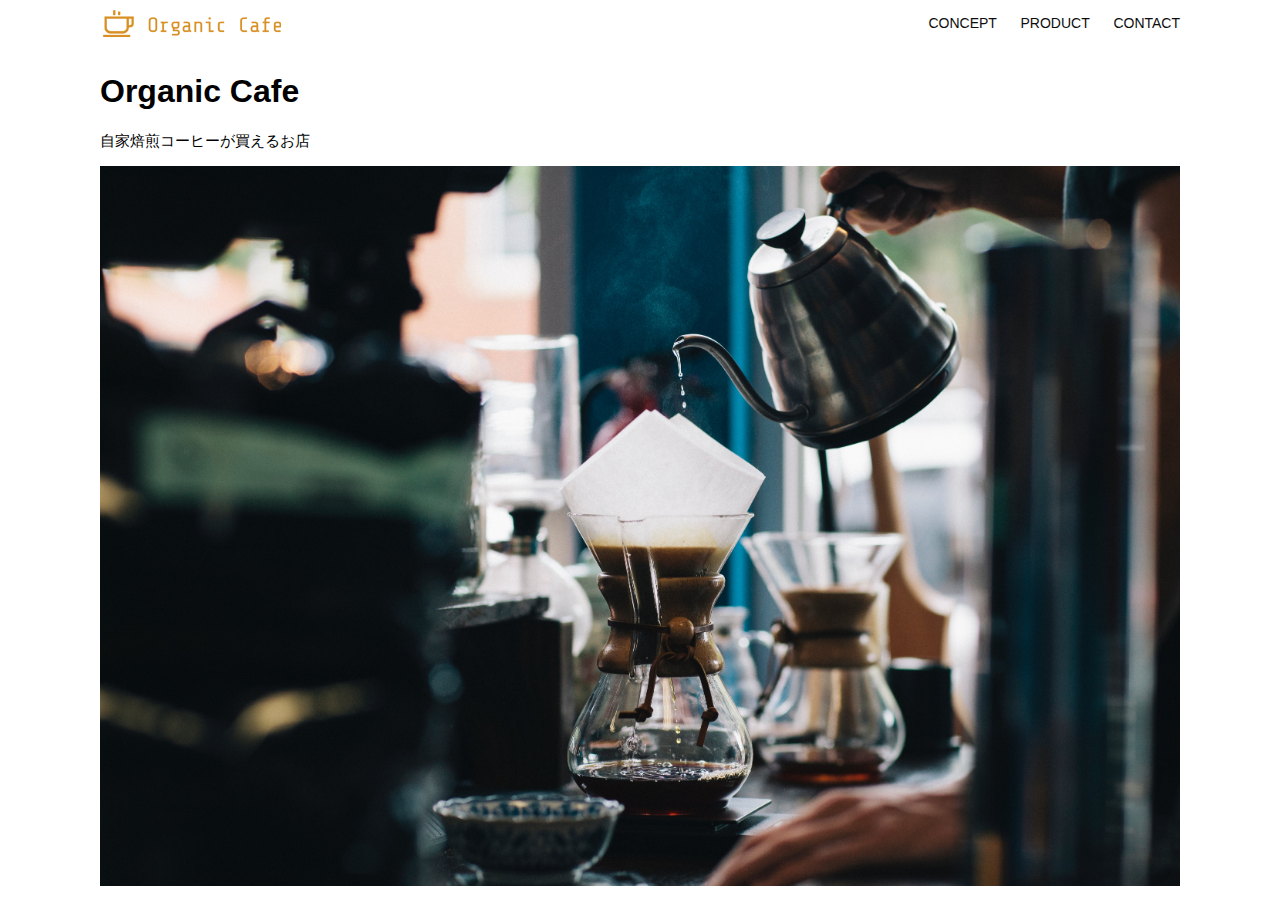
<file: kadai_013/index.html>
<!DOCTYPE html>
<html>
  <head>
    <title>Organic Cafe</title>
    <meta charset="UTF-8" />
    <meta name="description" content="自家焙煎のコーヒーがお家で楽しめるOrganic Cafe"/>
    <meta name="viewport" content="width=device-width, initial-scale=1.0" />
    <link rel="stylesheet" href="style.css" />
  </head>
  <body>
    <!-- ヘッダー -->
    <header>
      <!-- ロゴ -->
      <a href="index.html" id="logo"><img src="images/logo.png" alt="トップページに戻る"/></a>

      <!-- PC用ナビゲーション -->
      <nav id="nav-pc">
        <a href="index.html#concept">CONCEPT</a>
        <a href="index.html#product">PRODUCT</a>
        <a href="index.html#contact">CONTACT</a>
      </nav>
      <!-- スマホ用メニューボタン -->
      <img id="menu-sp" src="images/button-menu.png" alt="ナビゲーションを開く" onclick="document.getElementById('nav-sp').style.display = 'block'">

      <!-- スマホ用ナビゲーション -->
      <nav id="nav-sp">
        <ul>
          <li>
            <img id="close" src="images/button-close.png" alt="ナビゲーションを閉じる" onclick="document.getElementById('nav-sp').style.display = 'none'">
          </li>
          <li>
            <a id="logo-sp" href="index.html" onclick="document.getElementById('nav-sp').style.display = 'none'">
              <img src="images/logo-sp.png" alt="トップページに戻る">
            </a>
          </li>
          <li>
            <a class="menu" href="index.html#concept" onclick="document.getElementById('nav-sp').style.display = 'none'">CONCEPT</a>
          </li>
          <li>
            <a class="menu" href="index.html#product" onclick="document.getElementById('nav-sp').style.display = 'none'">PRODUCT</a>
          </li>
          <li><a class="menu" href="index.html#contact" onclick="document.getElementById('nav-sp').style.display = 'none'">CONTACT</a>
          </li>
        </ul>
      </nav>

    </header>

    <main>
      <article>
        <!-- メインビジュアル -->
        <section id="main-visual">
          <div id="main-message">
            <h1>Organic Cafe</h1>
            <p>自家焙煎コーヒーが買えるお店</p>
          </div>
          <img src="images/main-image.jpg" alt="コーヒーをハンドドリップで淹れる画像"/>
        </section>
      </article>
    </main>
  </body>
</html>
</file>
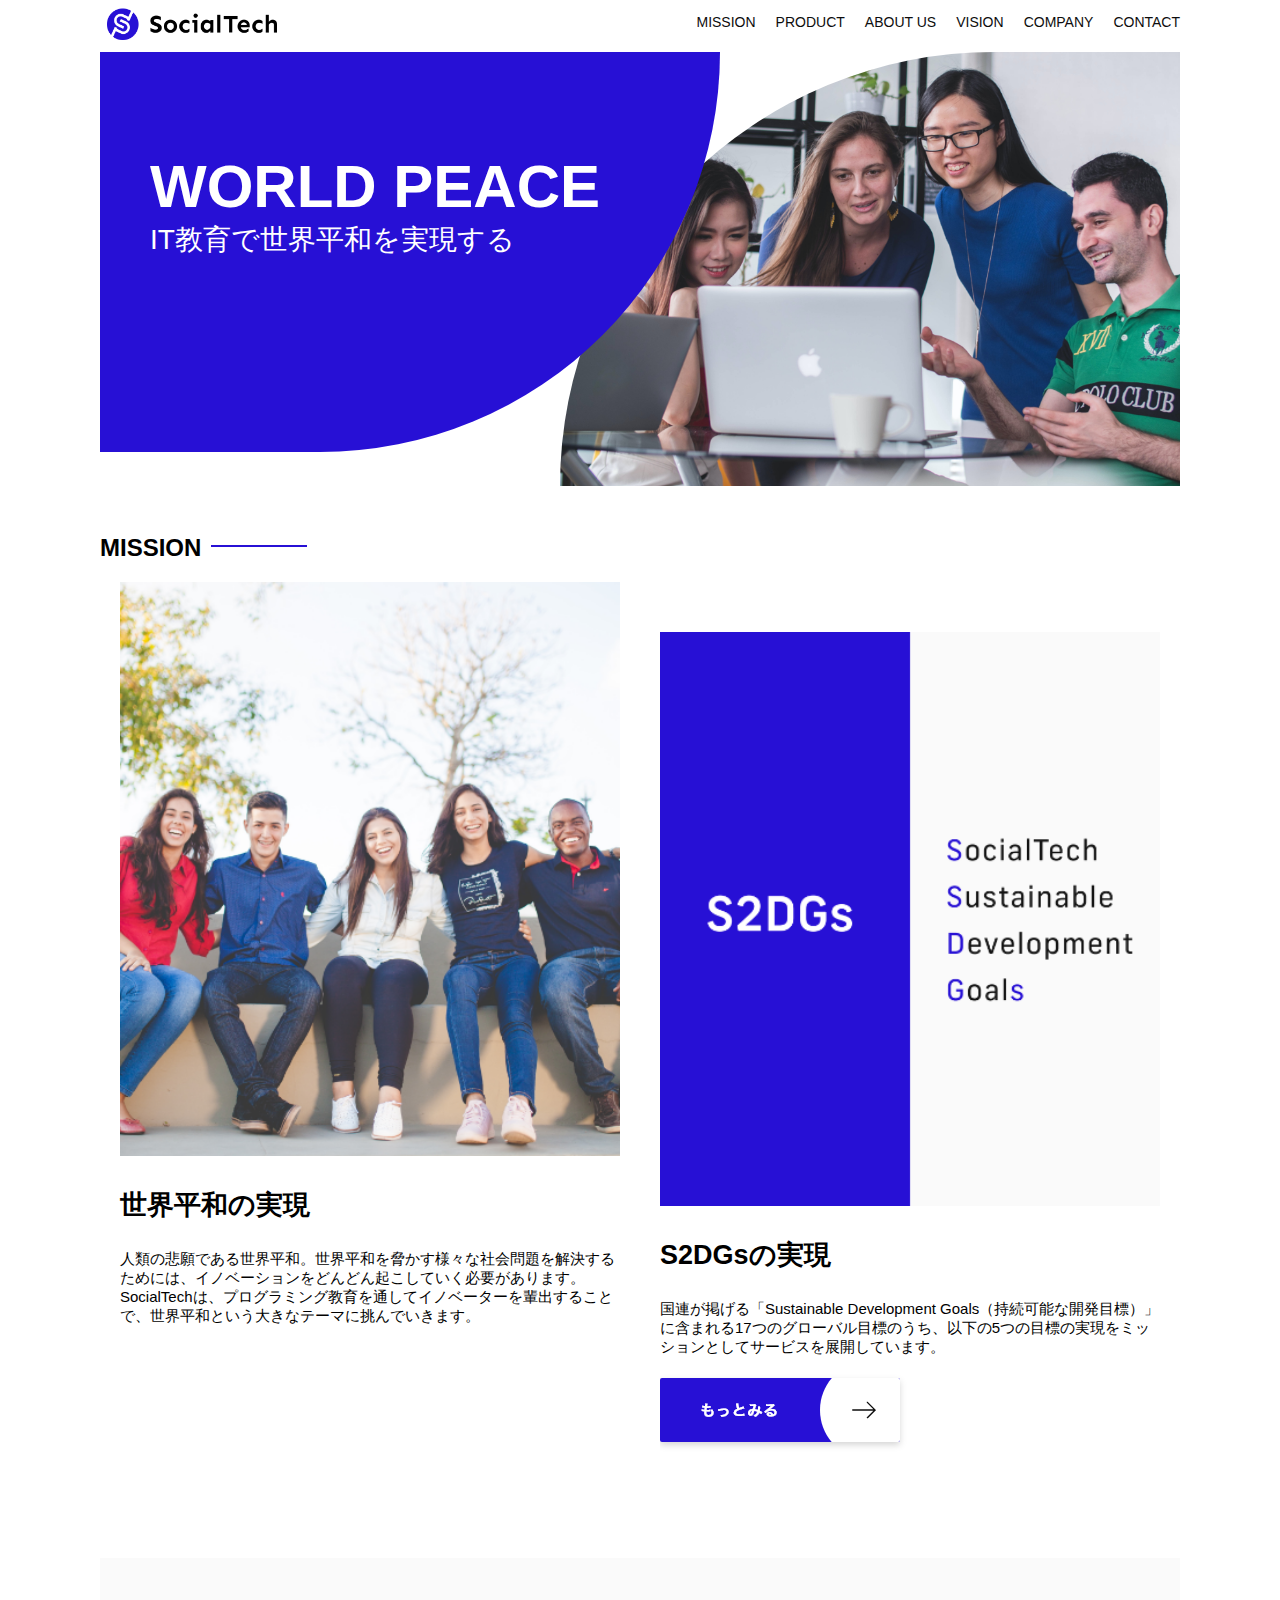
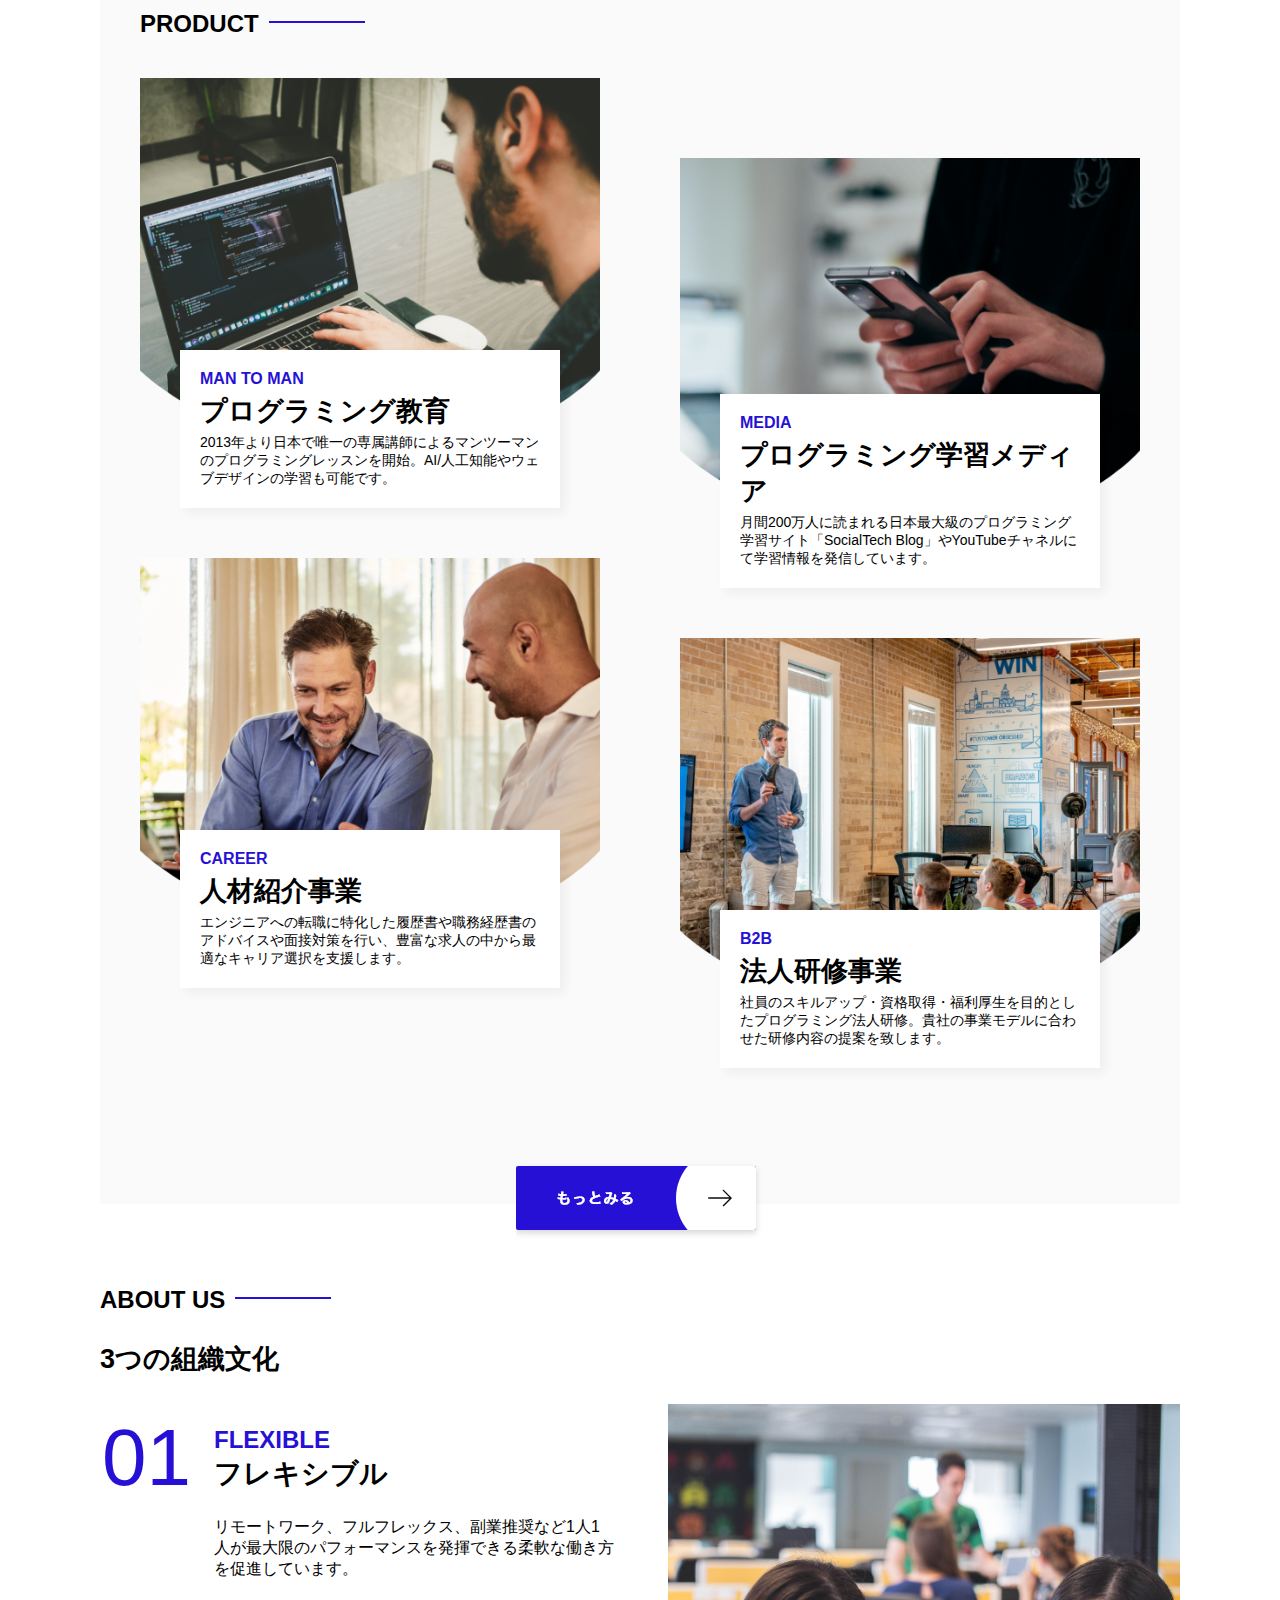
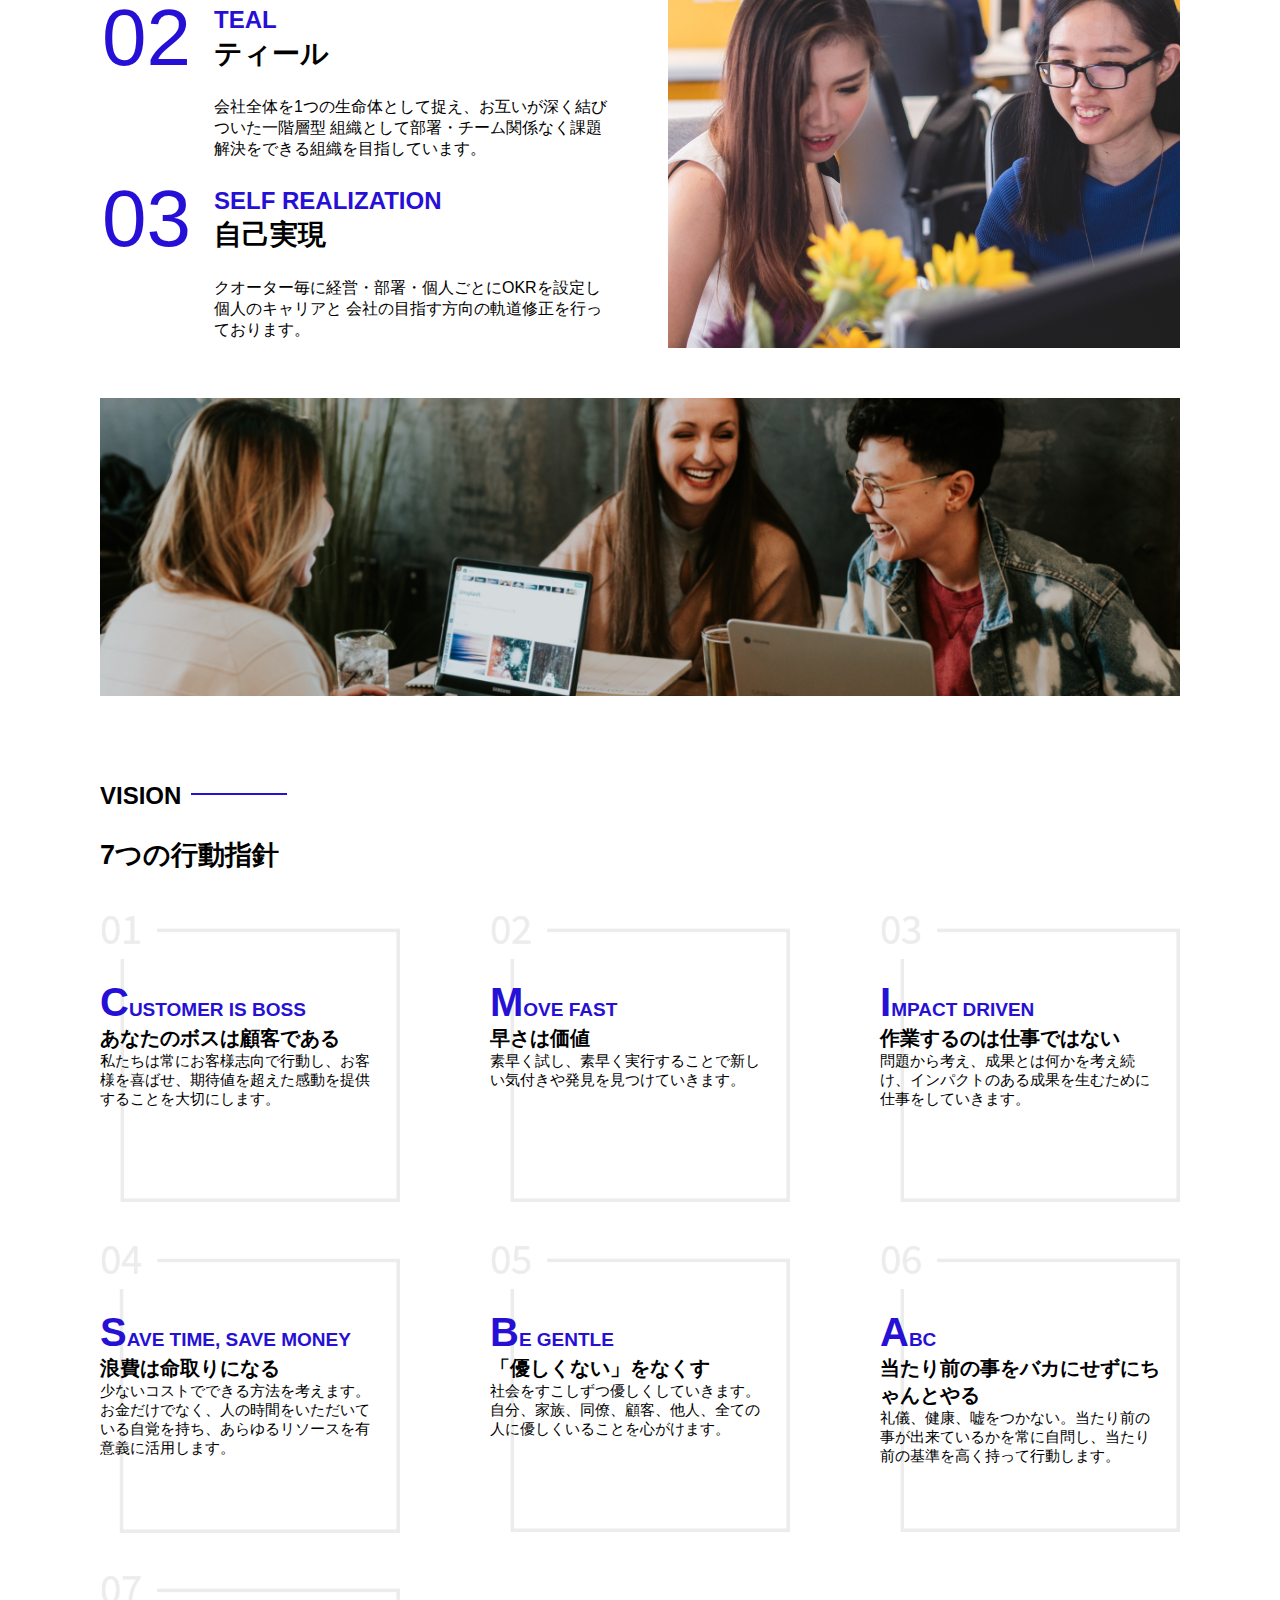
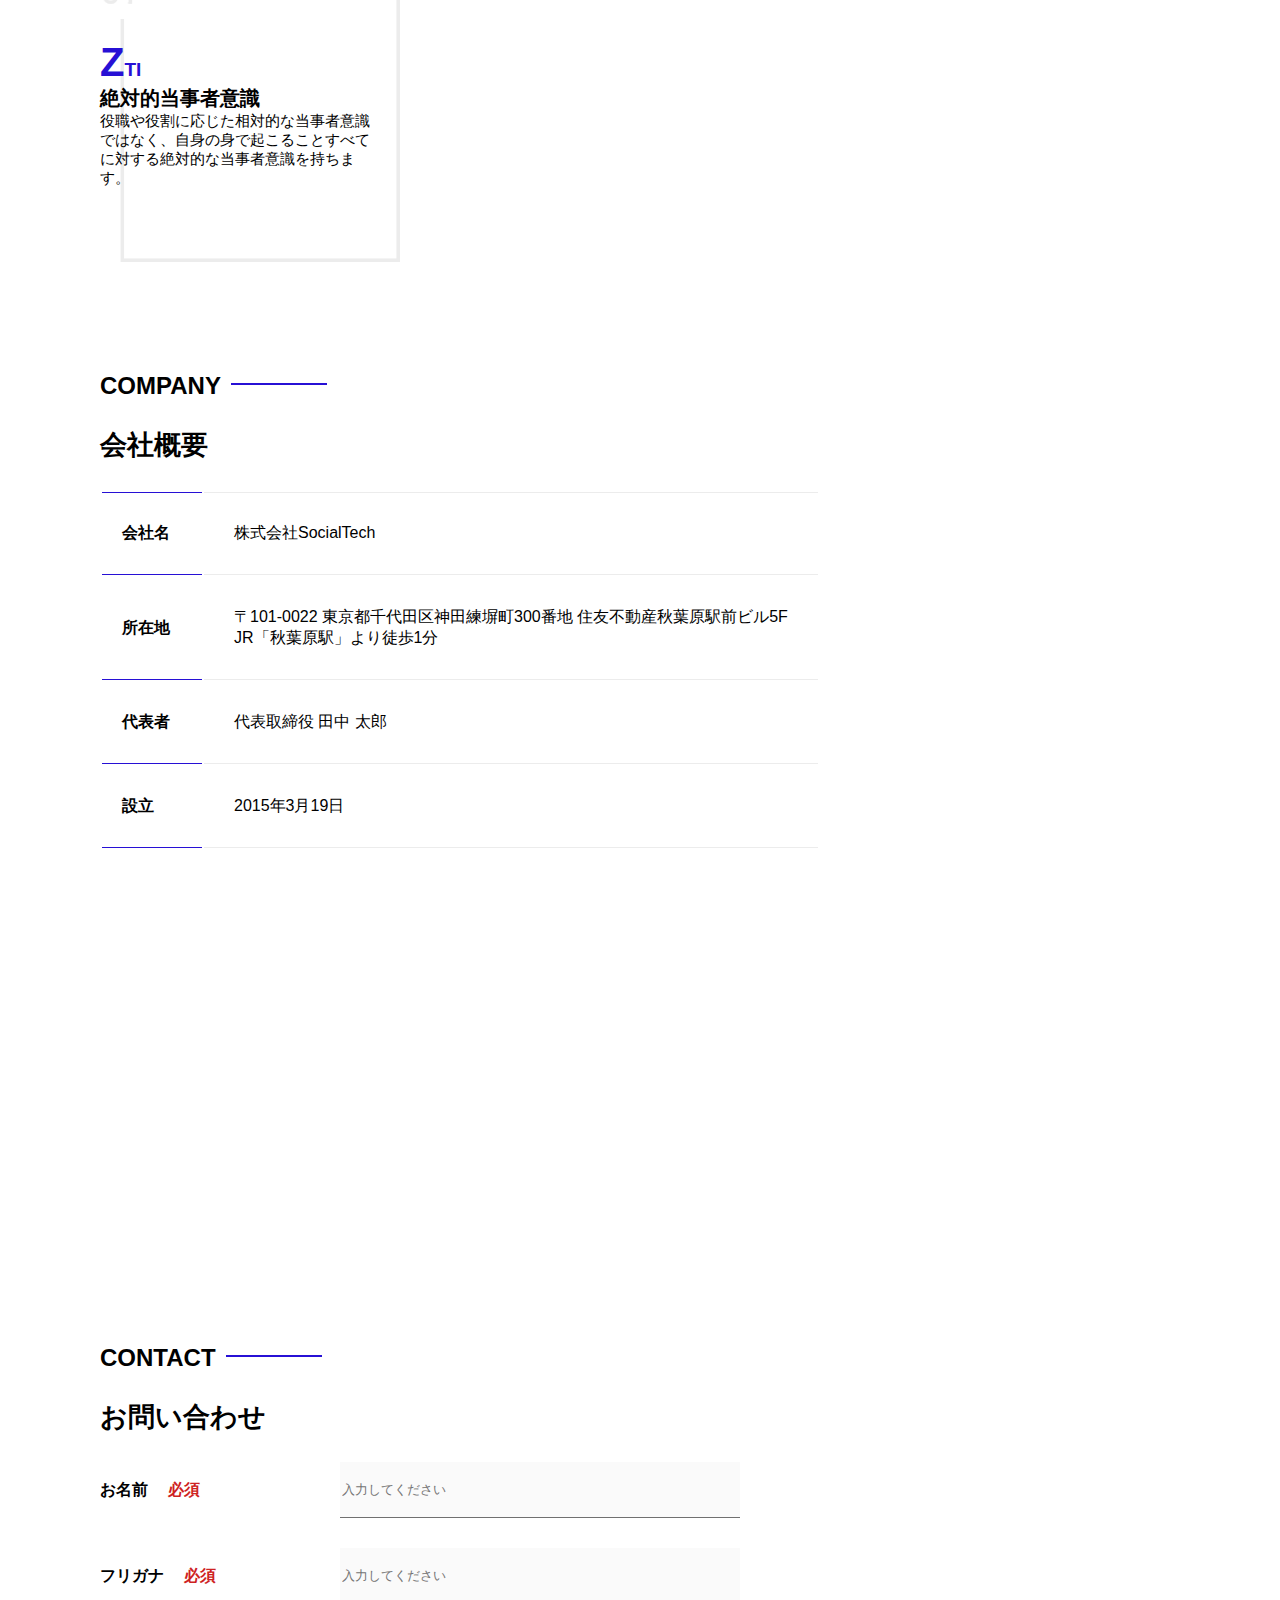
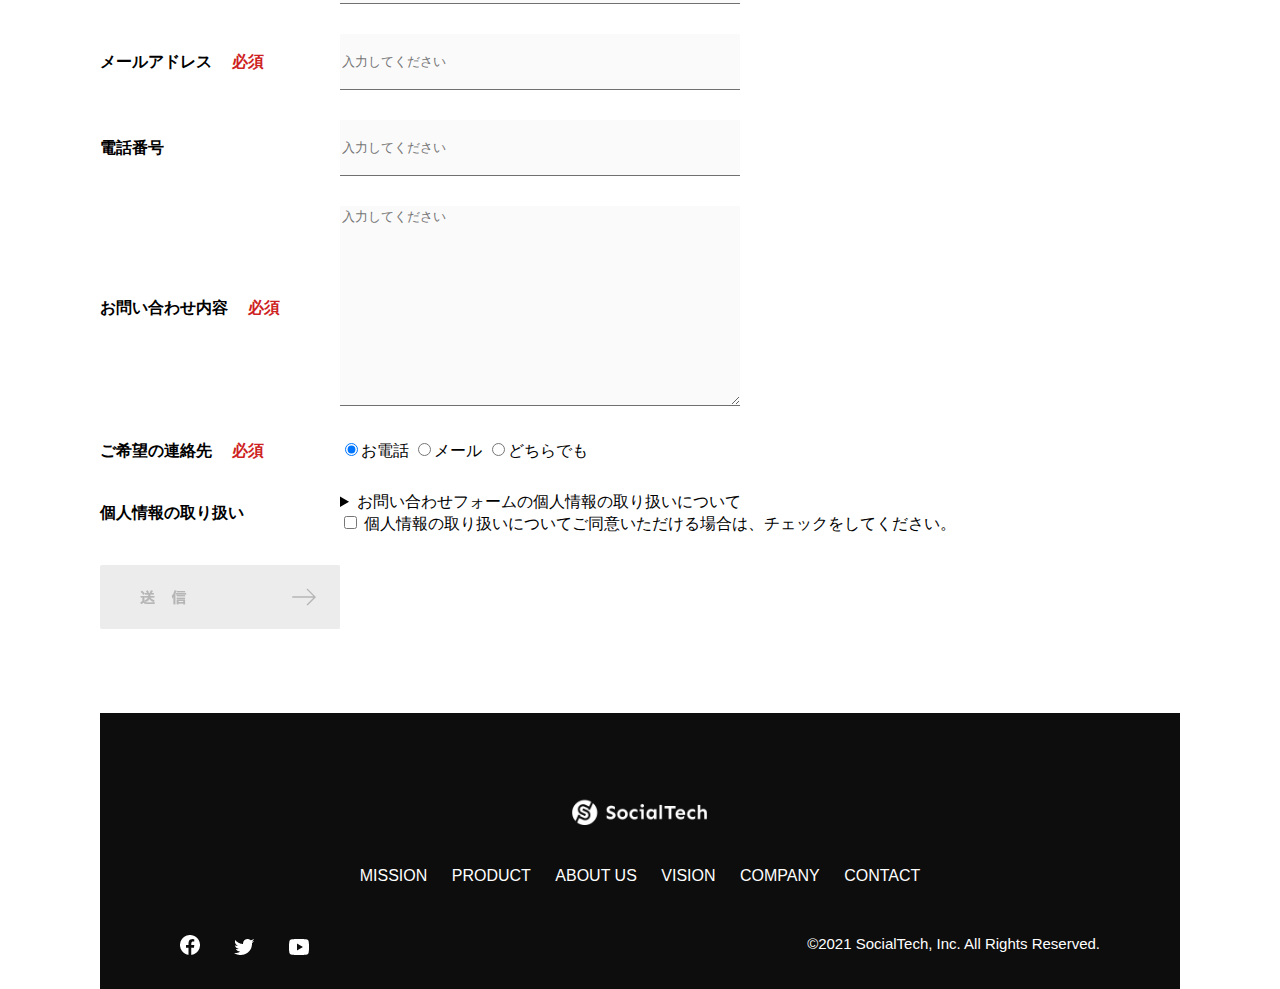
<file: kadai_tutorial_output/index.html>
<!DOCTYPE html>
<html>
  <head>
    <title>SocialTech</title>
    <meta charset="UTF-8">
    <meta name="desucription" content="SocialTechはEdTech業界のリーディングカンパニーを目指します。">
    <meta name="viewport" content="width=device-width, initial-scale=1.0">
    <link rel="stylesheet" href="style.css">
  </head>
  <body>
    <!-- ヘッダー -->
     <header>
      <!-- ロゴ -->
      <a href="index.html" id="logo"><img src="images/logo.png" alt="トップページに戻る"></a>

        <!--  PC用ナビゲーション -->
      <nav id="nav-pc">
        <ul>
          <li><a href="mission.html">MISSION</a></li>
          <li><a href="product.html">PRODUCT</a></li>
          <li><a href="index.html#aboutus">ABOUT US</a></li>
          <li><a href="index.html#vision">VISION</a></li>
          <li><a href="index.html#company">COMPANY</a></li>
          <il><a href="index.html#contact">CONTACT</a></il>
        </ul>
      </nav>
       <!-- スマホ用メニューボタン -->
       <button id="menu-sp" onclick="document.getElementById('nav-sp').style.display = 'block'">
        <img src="images/button-menu.png" alt="ナビゲーションを開く">
       </button>
       <!-- スマホ用メニューボタン -->
        <div id="nav-sp">
          <button id="close" onclick="document.getElementById('nav-sp').style.display = 'none'">
            <img src="images/button-close.png" alt="ナビゲーションを閉じる">
          </button>

          <nav>
            <ul>
              <li>
                <a id="logo-sp" href="index.html" onclick="document.getElementById('nav-sp').style.display = 'none'"><img src="images/logo-sp.png" alt="トップページに戻る"></a>
              </li>
              <li><a class="menu" href="mission.html" onclick="document.getElementById('nav-sp').style.display = 'none'">MISSION</a></li>
              <li><a class="menu" href="product.html" onclick="document.getElementById('nav-sp').style.display = 'none'">PRODUCT</a></li>
              <li><a class="menu" href="index.html#aboutus" onclick="document.getElementById('nav-sp').style.display = 'none'">ABOUT US</a></li>
              <li><a class="menu" href="index.html#vision" onclick="document.getElementById('nav-sp').style.display = 'none'">VISION</a></li>
              <li><a class="menu" href="index.html#company" onclick="document.getElementById('nav-sp').style.display = 'none'">COMPANY</a></li>
              <li><a class="menu" href="index.html#contact" onclick="document.getElementById('nav-sp').style.display = 'none'">CONTACT</a></li>
            </ul>
          </nav>
          <div id="sns">
            <a href="https://www.facebook.com/sejuku2013">
             <img src="images/button-facebook.png" alt="Facebookのリンク">
            </a>
            <a href="https://twitter.com/samuraijuku">
              <img src="images/button-twitter.png" alt="Twitterのリンク">
            </a>
            <a href="https://www.youtube.com/channel/UCCFOQO5aDK0xXam4cUQXT8g">
              <img src="images/button-youtube.png" alt="YouTubeのリンク">
            </a>
          </div>
        </div>
     </header>
     <main>
      <article>
        <!-- メインビジュアルビジュアル -->
         <section id="main-visual">
          <div id="main-message">
            <h1>WORLD PEACE</h1>
            <p>IT教育で世界平和を実現する</p>
          </div>
          <img src="images/index/index-main.png" alt="PCの周りに集まる多国籍の仲間たち">
         </section>
         <!-- ミッション -->
          <section id="mission">
            <h2 class="index-h2">MISSION</h2>
            <div id="mission-flex">
              <div>
                <img id="mission-photo" src="images/index/index-mission.png" alt="屋外のベンチで写真を撮影する多国籍の仲間たち">
                <h3>世界平和の実現</h3>
                <p>
                  人類の悲願である世界平和。世界平和を脅かす様々な社会問題を解決するためには、イノベーションをどんどん起こしていく必要があります。SocialTechは、プログラミング教育を通してイノベーターを輩出することで、世界平和という大きなテーマに挑んでいきます。
                </p>
              </div>
              <div>
                <img id="s2dgs" src="images/index/s2dgs.png" alt="S2DGs">
               <h3>S2DGsの実現</h3>
               <P>国連が掲げる「Sustainable Development Goals（持続可能な開発目標）」に含まれる17つのグローバル目標のうち、以下の5つの目標の実現をミッションとしてサービスを展開しています。</P>
              <a href="mission.html">
               <img src="images/button-more.png" alt="もっとみる">
              </a>
              </div>
            </div>
          </section>
          <!-- プロダクト -->
          <section>
            <section id="product">
              <h2 class="index-h2">PRODUCT</h2>
              <div class="product-flex">
                <div id="product-left">
                  <div>
                    <img class="product-photo" src="images/index/index-mantoman.png" alt="PCでコードを書く男性">
                    <div class="product-explain">
                      <span>MAN TO MAN</span>
                      <h3>プログラミング教育</h3>
                      <p>2013年より日本で唯一の専属講師によるマンツーマンのプログラミングレッスンを開始。AI/人工知能やウェブデザインの学習も可能です。</p>
                    </div>
                  </div>
                  <div>
                    <img class="product-photo" src="images/index/index-career.png" alt="笑顔で話し合う2人の男性">
                    <div class="product-explain">
                      <span>CAREER</span>
                      <h3>人材紹介事業</h3>
                      <p>エンジニアへの転職に特化した履歴書や職務経歴書のアドバイスや面接対策を行い、豊富な求人の中から最適なキャリア選択を支援します。</p>
                    </div>
                  </div>
               </div>
                <div id="product-right">
                 <div>
                  <img class="product-photo" src="images/index/index-media.png" alt="スマートフォンを操作する人">
                  <div class="product-explain">
                    <span>MEDIA</span>
                    <h3>プログラミング学習メディア</h3>
                    <p>月間200万人に読まれる日本最大級のプログラミング学習サイト「SocialTech Blog」やYouTubeチャネルにて学習情報を発信しています。</p>
                  </div>
                 </div>
                 <div>
                  <img class="product-photo" src="images/index/index-b2b.png" alt="講演中の男性とそれを聴く人々">
                  <div class="product-explain">
                  <span>B2B</span>
                  <h3>法人研修事業</h3>
                  <p>社員のスキルアップ・資格取得・福利厚生を目的としたプログラミング法人研修。貴社の事業モデルに合わせた研修内容の提案を致します。</p>
                </div> 
                </div>
                </div>
              </div>
              <div id="product-more">
                <a href="product.html">
                  <img src="images/button-more.png" alt="もっとみる">
                </a>
              </div>
          </section>
        <!-- ABOUT US -->
         <section id="aboutus">
          <h2 class="index-h2">ABOUT US</h2>
          <h3>3つの組織文化</h3>
          <div>
            <table class="culture-table">
              <tr>
                <td class="culture-num">01</td>
                <th><span class="culture-en">FLEXIBLE</span><br>フレキシブル</th>
              </tr>
              <tr>
                <td>
                  <!-- 空のセル -->
                </td>
                <td class="culture-description">リモートワーク、フルフレックス、副業推奨など1人1人が最大限のパフォーマンスを発揮できる柔軟な働き方を促進しています。</td>
              </tr>
              <tr>
                <td class="culture-num">02</td>
                <th><span class="culture-en">TEAL</span><br>ティール</th>
             </tr>
              <tr>
                <td>
                  <!-- 空のセル -->
                </td>
                <td class="culture-description">会社全体を1つの生命体として捉え、お互いが深く結びついた一階層型 組織として部署・チーム関係なく課題解決をできる組織を目指しています。</td>
              </tr> 
              <tr> 
                <td class="culture-num">03</td>
                <th><span class="culture-en">SELF REALIZATION</span><br>自己実現</th>
              </tr>
              <tr>
                <td>
                  <!-- 空のセル -->
                </td>
                <td class="culture-description">クオーター毎に経営・部署・個人ごとにOKRを設定し個人のキャリアと 会社の目指す方向の軌道修正を行っております。</td>
              </tr>
            </table>
            <img class="culture-img" src="images/index/index-aboutus1.png" alt="笑顔で話し合う2人の女性">
          </div>
          <img class="culture-img2" src="images/index/index-aboutus2.png" alt="笑顔で話し合う3人の男女">
         </section>
         <!-- VISION -->
          <section id="vision">
            <h2 class="index-h2">VISION</h2>
            <h3>7つの行動指針</h3>
            <div>
              <div class="vision-box">
                <img src="images/index/vision-01.png" ait="01">
                <div>
                  <h4>CUSTOMER IS BOSS</h4>
                  <h5>あなたのボスは顧客である</h5>
                  <p>私たちは常にお客様志向で行動し、お客様を喜ばせ、期待値を超えた感動を提供することを大切にします。</p>
                </div>
              </div>
              <div class="vision-box">
                <img src="images/index/vision-02.png" alt="02">
                <div>
                  <h4>MOVE FAST</h4>
                  <h5>早さは価値</h5>
                  <p>素早く試し、素早く実行することで新しい気付きや発見を見つけていきます。</p>
                </div>
              </div>
              <div class="vision-box">
                <img src="images/index/vision-03.png" alt="03">
                <div>
                  <h4>IMPACT DRIVEN</h4>
                  <h5>作業するのは仕事ではない</h5>
                  <p>問題から考え、成果とは何かを考え続け、インパクトのある成果を生むために仕事をしていきます。</p>
                </div>
              </div>
              <div class="vision-box">
                <img src="images/index//vision-04.png" alt="04">
                <div>
                  <h4>SAVE TIME, SAVE MONEY</h4>
                  <h5>浪費は命取りになる</h5>
                  <p>少ないコストでできる方法を考えます。お金だけでなく、人の時間をいただいている自覚を持ち、あらゆるリソースを有意義に活用します。</p>
                </div>
              </div>
              <div class="vision-box">
                <img src="images/index/vision-05.png" alt="05">
                <div>
                  <h4>BE GENTLE</h4>
                  <h5>「優しくない」をなくす</h5>
                  <p>社会をすこしずつ優しくしていきます。自分、家族、同僚、顧客、他人、全ての人に優しくいることを心がけます。</p>
                </div>
              </div>
              <div class="vision-box">
                <img src="images/index/vision-06.png" alt="06">
                <div>
                  <h4>ABC</h4>
                  <h5>当たり前の事をバカにせずにちゃんとやる</h5>
                  <p>礼儀、健康、嘘をつかない。当たり前の事が出来ているかを常に自問し、当たり前の基準を高く持って行動します。</p>
                </div>
              </div>
              <div class="vision-box">
                <img src="images/index/vision-07.png" alt="07">
                <div>
                  <h4>ZTI</h4>
                  <h5>絶対的当事者意識</h5>
                  <p>役職や役割に応じた相対的な当事者意識ではなく、自身の身で起こることすべてに対する絶対的な当事者意識を持ちます。</p>
                </div>
              </div>
                </div>           
          </section>
          <!-- COMPANY -->
           <section id="company">
            <h2 class="index-h2">COMPANY</h2>
            <h3>会社概要</h3>
            <table id="companu-table">
            <tr>
              <th class="tableheader tableheader-first">会社名</th>
              <td class="cell cell-first">株式会社SocialTech</td>
            </tr>
            <tr>
              <th class="tableheader">所在地</th>
              <td class="cell">〒101-0022 東京都千代田区神田練塀町300番地 住友不動産秋葉原駅前ビル5F<br>JR「秋葉原駅」より徒歩1分</td>
            </tr>
            <tr>
              <th class="tableheader">代表者</th>
              <td class="cell">代表取締役 田中 太郎</td>
            </tr>
            <tr>
              <th class="tableheader">設立</th>
              <td class="cell">2015年3月19日</td>
            </tr>
            </table>
            <iframe src="https://www.google.com/maps/embed?pb=!1m18!1m12!1m3!1d3493.1991318279556!2d139.77207767578852!3d35.69992317258122!2m3!1f0!2f0!3f0!3m2!1i1024!2i768!4f13.1!3m3!1m2!1s0x60188fee13660e23%3A0x77137876edf742ac!2z5L2P5Y-L5LiN5YuV55Sj56eL6JGJ5Y6f6aeF5YmN44OT44Or!5e1!3m2!1sja!2sjp!4v1742101153900!5m2!1sja!2sjp" width="600" height="450" style="border:0;" allowfullscreen="" loading="lazy" referrerpolicy="no-referrer-when-downgrade"></iframe>
           </section>
           <!-- お問い合わせフォーム -->
           <section id="contact">
            <h2 class="index-h2">CONTACT</h2>
            <h3>お問い合わせ</h3>
            <form>
              <div>
                <div class="contact-heading">
                  <label class="contact-label">お名前<span class="contact-span">必須</span></label>
                </div>
                <div>
                  <input type="text" name="name" placeholder="入力してください" class="contact-textbox">
                </div>
              </div>
              <div>
                <div class="contact-heading">
                  <label class="contact-label">フリガナ<span class="contact-span">必須</span></label>
                </div>
                <div>
                  <input type="text" name="hurigana" placeholder="入力してください" class="contact-textbox">
                </div>
              </div>
              <div>
                <div class="contact-heading">
                  <label class="contact-label">メールアドレス<span class="contact-span">必須</span></label>
                </div>
                <div>
                  <input type="text" name="email" placeholder="入力してください" class="contact-textbox">
                </div>
              </div>
              <div>
                <div class="contact-heading">
                  <label class="contact-label">電話番号</label>
                </div>
                <div>
                  <input type="text" name="tel" placeholder="入力してください" class="contact-textbox">
                </div>
              </div>
              <div>
                <div class="contact-heading">
                  <label class="contact-label">お問い合わせ内容<span class="contact-span">必須</span></label>
                </div>
                <div>
                  <textarea class="contact-textarea" placeholder="入力してください" name="message"></textarea>
                </div>
              </div>
              <div>
                <div class="contact-heading">
                  <label class="contact-label">ご希望の連絡先<span class="contact-span">必須</span></label>
                </div>
                <div><input class="radiobutton" type="radio" value="tel" name="contact" checked><label>お電話</label> <input class="radiobutton" type="radio" value="mail" name="contact"><label>メール</label> <input class="radiobutton" type="radio" value="both" name="contact"><label>どちらでも</label></div>
              </div>
              <div>
                <div class="contact-heading">
                  <label class="contact-label">個人情報の取り扱い</label>
                </div>
                <div>
                  <details>
                    <summary>お問い合わせフォームの個人情報の取り扱いについて</summary>
                    <div>
                      <dl>
                        <dt>１．組織の名称又は氏名</dt>
                        <dd>株式会社SocialTech</dd>
                        <dt>２．個人情報保護管理者（若しくはその代理人）の氏名又は職名、所属及び連絡先</dt>
                        <dd>
                          <p>鈴木 一郎 コーポレート部</p>
                          <p>メールアドレス：samurai@example.com</p>
                          <p>TEL：03-1234-5678</p>
                        </dd>
                        <dt>３．個人情報の利用目的</dt>
                        <dd>
                          <ul>
                            <li>本サービス及び本サービスに関連する情報の提供又はそれらに関する連絡のため</li>
                            <li>ユーザーの本人確認のため</li>
                            <li>当社サービスのご案内のため</li>
                            <li>当社の商品等の広告または宣伝（電子メールによるものを含むものとします。）</li>
                          </ul>
                        </dd>
                        <dt>４．個人情報の取り扱い業務の委託</dt>
                        <dd>個人情報の取扱業務の全部または一部を外部に業務委託する場合があります。その際、弊社は、個人情報を適切に保護できる管理体制を敷き実行していることを条件として委託先を厳選したうえで、機密保持契約を委託先と締結し、お客様の個人情報を厳密に管理させます。</dd>
                        <dt>５．個人情報の開示等の請求</dt>
                        <dd>
                          お客様は、弊社に対してご自身の個人情報の開示等（利用目的の通知、開示、内容の訂正・追加・削除、利用の停止または消去、第三者への提供の停止）に関して、当社問合わせ窓口に申し出ることができます。<br>
                          その際、弊社はお客様ご本人を確認させていただいたうえで、合理的な期間内に対応いたします。<br>
                          なお、個人情報に関する弊社問合わせ先は、次の通りです。
                        </dd>
                        <dd>
                          <p>株式会社SocialTech　個人情報問合せ窓口</p>
                          <p>〒150-0043　東京都千代田区神田練塀町300番地 住友不動産秋葉原駅前ビル5F</p>
                          <p>メールアドレス：samurai@example.com　TEL：03-1234-5678</p>
                        </dd>
  
                        <dt>６．個人情報を提供されることの任意性について</dt>
                        <dd>お客様がご自身の個人情報を弊社に提供されるか否かは、お客様のご判断によりますが、もしご提供されない場合には、適切なサービスが提供できない場合がありますので予めご了承ください。</dd>
                      </dl>
                    </div>
                  </details>
                  <input type="checkbox" name="agree">
                  <span>個人情報の取り扱いについてご同意いただける場合は、チェックをしてください。</span>
                </div>
              </div>
               <input type="image" src="images/button-submit.png" alt="送信する">
            </form>
          </section>
        </article>
      </main>

      <footer>
        <div id="footer-logo">
          <img src="images/logo-sp.png" alt="SocialTech">
        </div>
        <div id="footer-link">
          <a href="mission.html">MISSION</a>
          <a href="product.html">PRODUCT</a>
          <a href="index.html#aboutus">ABOUT US</a>
          <a href="index.html#vision">VISION</a>
          <a href="index.html#company">COMPANY</a>
          <a href="index.html#contact">CONTACT</a>
        </div>
        <div id="sns-footer">
          <div claas="sns-btns">
            <a href="https://www.facebook.com/sejuku2013"><img src="images/button-facebook.png" alt="Facebookのリンク"></a>
            <a href="https://twitter.com/samuraijuku"><img src="images/button-twitter.png" alt="Twitterのリンク"></a>
            <a href="https://www.youtube.com/channel/UCCFOQO5aDK0xXam4cUQXT8g"><img src="images/button-youtube.png" alt="YouTubeのリンク"></a>
          </div>
          <p id="copyright">&copy;2021 SocialTech, Inc. All Rights Reserved.</p>
        </div>
      </footer>

  </body>
</html>
</file>
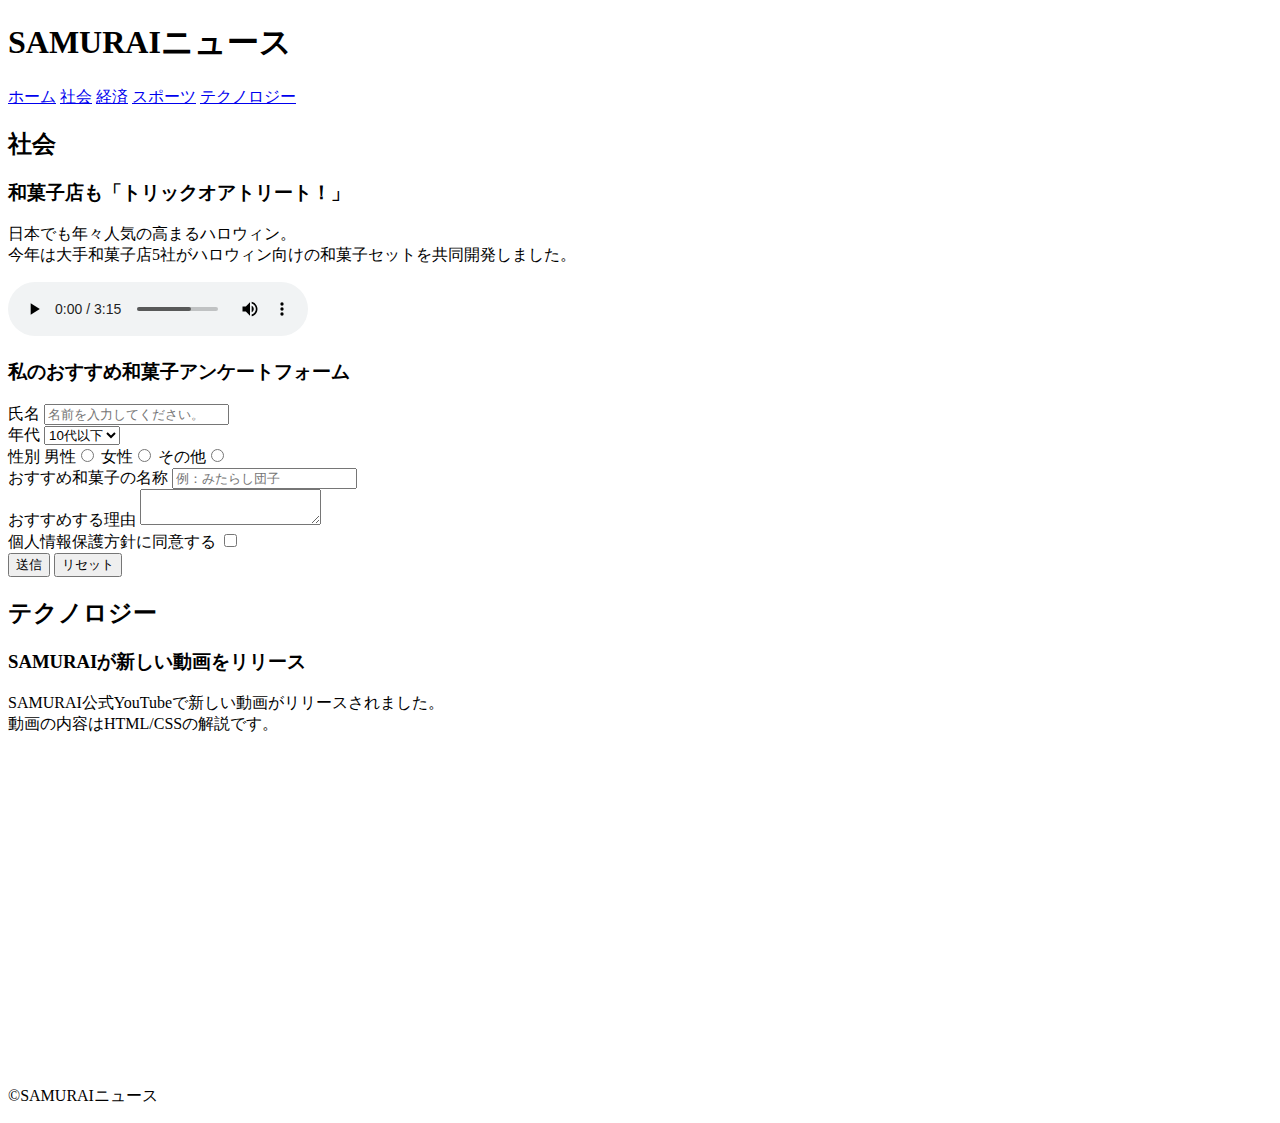
<file: kadai_008/kadai_008.html>
<!DOCTYPE html>
<html>
<head>
  <title>8章課題</title>
  <meta name="description" content="このページは8章の課題です。">
  <meta charset="UTF-8">
</head>
<body>
  <header>
    <h1>SAMURAIニュース</h1>
      <nav>
      <a href="https://www.sejuku.net/">ホーム</a>
      <a href="https://www.sejuku.net/">社会</a>
      <a href="https://www.sejuku.net/">経済</a>
      <a href="https://www.sejuku.net/">スポーツ</a>
      <a href="https://www.sejuku.net/">テクノロジー</a>
     </nav>
  </header>
  <main>
    <article>
      <h2>社会</h2>
      <section>
         <h3>和菓子店も「トリックオアトリート！」</h3>
         <p>日本でも年々人気の高まるハロウィン。<br>
          今年は大手和菓子店5社がハロウィン向けの和菓子セットを共同開発しました。
         </p>
         <audio src="ichi.mp3" controls></audio> 
       </section>
      <section>
        <h3>私のおすすめ和菓子アンケートフォーム</h3>
        <form>
          <label>氏名</label>
          <input type="text" placeholder="名前を入力してください。"><br>

          <label>年代</label>
          <select>
            <option>10代以下</option>
            <option>20代</option>
            <option>30代</option>
            <option>40代以上</option>
          </select><br>

          <label>性別</label>
          <label>男性</label><input type="radio" name="gender">
          <label>女性</label><input type="radio" name="gender">
          <label>その他</label><input type="radio" name="gender"><br>

          <label>おすすめ和菓子の名称</label>
          <input type="text" placeholder="例：みたらし団子"><br>

          <label>おすすめする理由</label>
          <textarea></textarea><br>

          <label>個人情報保護方針に同意する</label>
          <input type="checkbox"><br>

          <input type="submit" value="送信">
          <input type="reset" value="リセット">
        </form>
      </section>
    </article>
    <article>
      <h2>テクノロジー</h2>
      <section>
         <h3>SAMURAIが新しい動画をリリース</h3>
         <p>SAMURAI公式YouTubeで新しい動画がリリースされました。<br>
          動画の内容はHTML/CSSの解説です。</p>
          <iframe width="560" height="315" src="https://www.youtube.com/embed/2JLiGSUohEo?si=5PeM0xj4dvX5-a2U" title="YouTube video player" frameborder="0" allow="accelerometer; autoplay; clipboard-write; encrypted-media; gyroscope; picture-in-picture; web-share" referrerpolicy="strict-origin-when-cross-origin" allowfullscreen></iframe> 
      </section>
    </article>
  </main>
  <footer>
    <p>&copy;SAMURAIニュース</p>
  </footer>
</body>
</html>
</file>
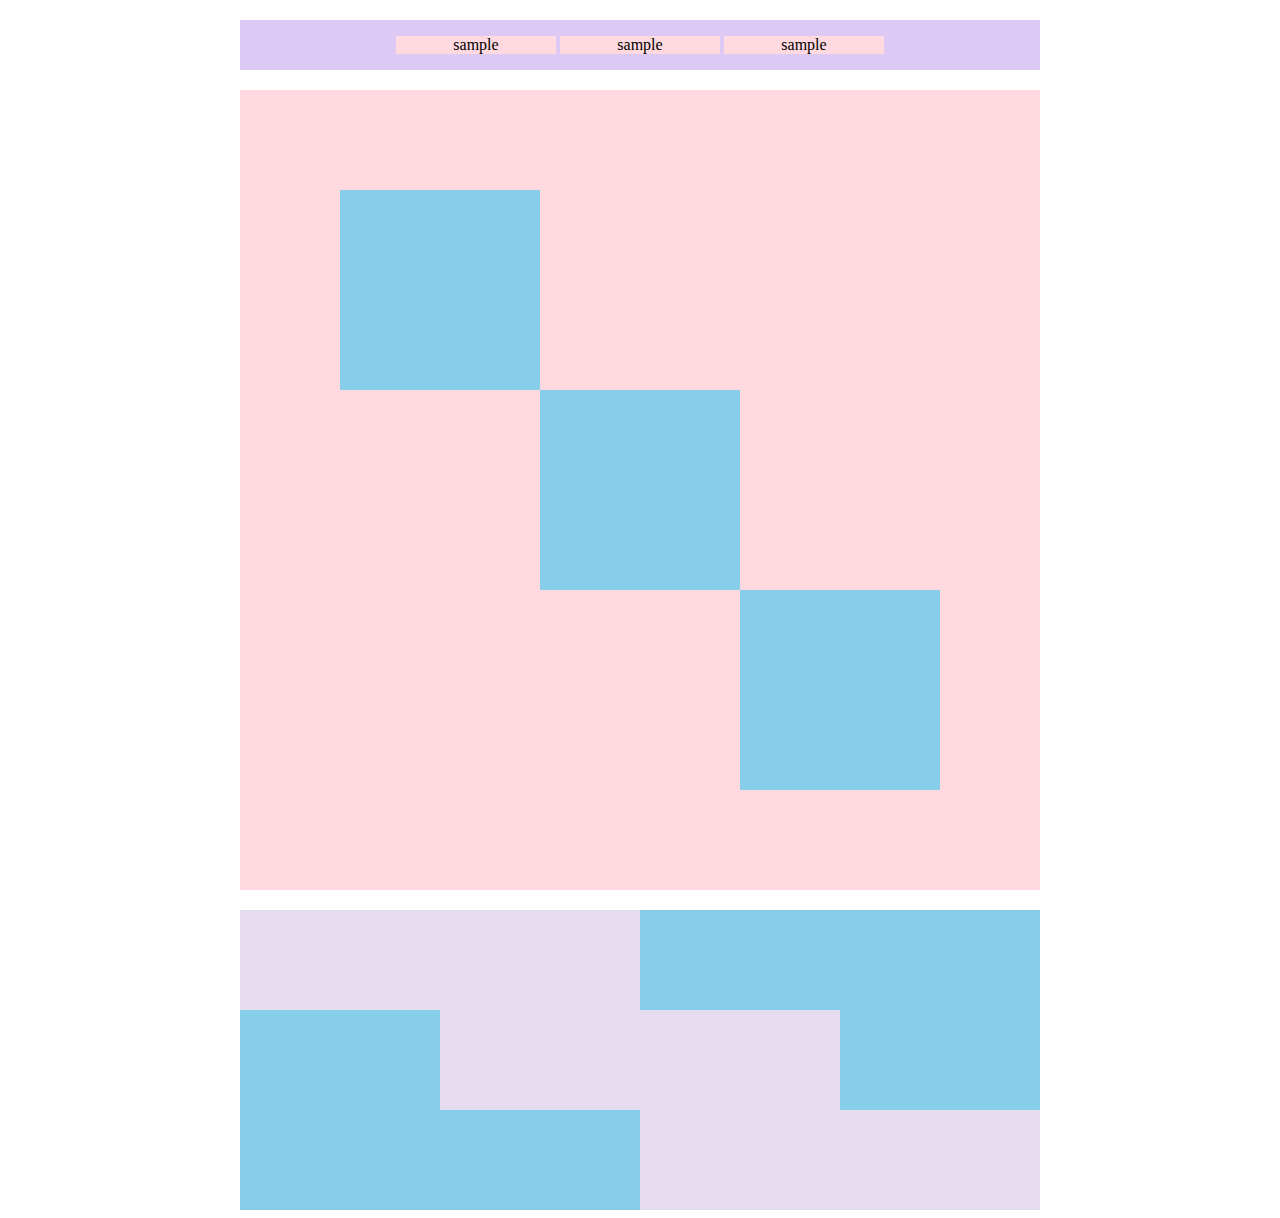
<file: kadai_018/kadai_018.html>
<!DOCTYPE html>
<html>
<head>
  <meta charset="UTF-8">
  <link rel="stylesheet" href="style.css">
  <meta name="description" content="このページは18章の課題です。">
  <title>18章課題</title>
</head>
<body>
  <div id="top">
    <p class="top-child">sample</p>
    <p class="top-child">sample</p>
    <p class="top-child">sample</p>
  </div>
  <div id="middle">
    <div id="middle-child01"></div>
    <div id="middle-child02"></div>
    <div id="middle-child03"></div>
  </div>
  <div id="bottom">
    <div id="bottom-child01"></div>
    <div id="bottom-child02"></div>
    <div id="bottom-child03"></div>
  </div>
</body>
</html>
</file>
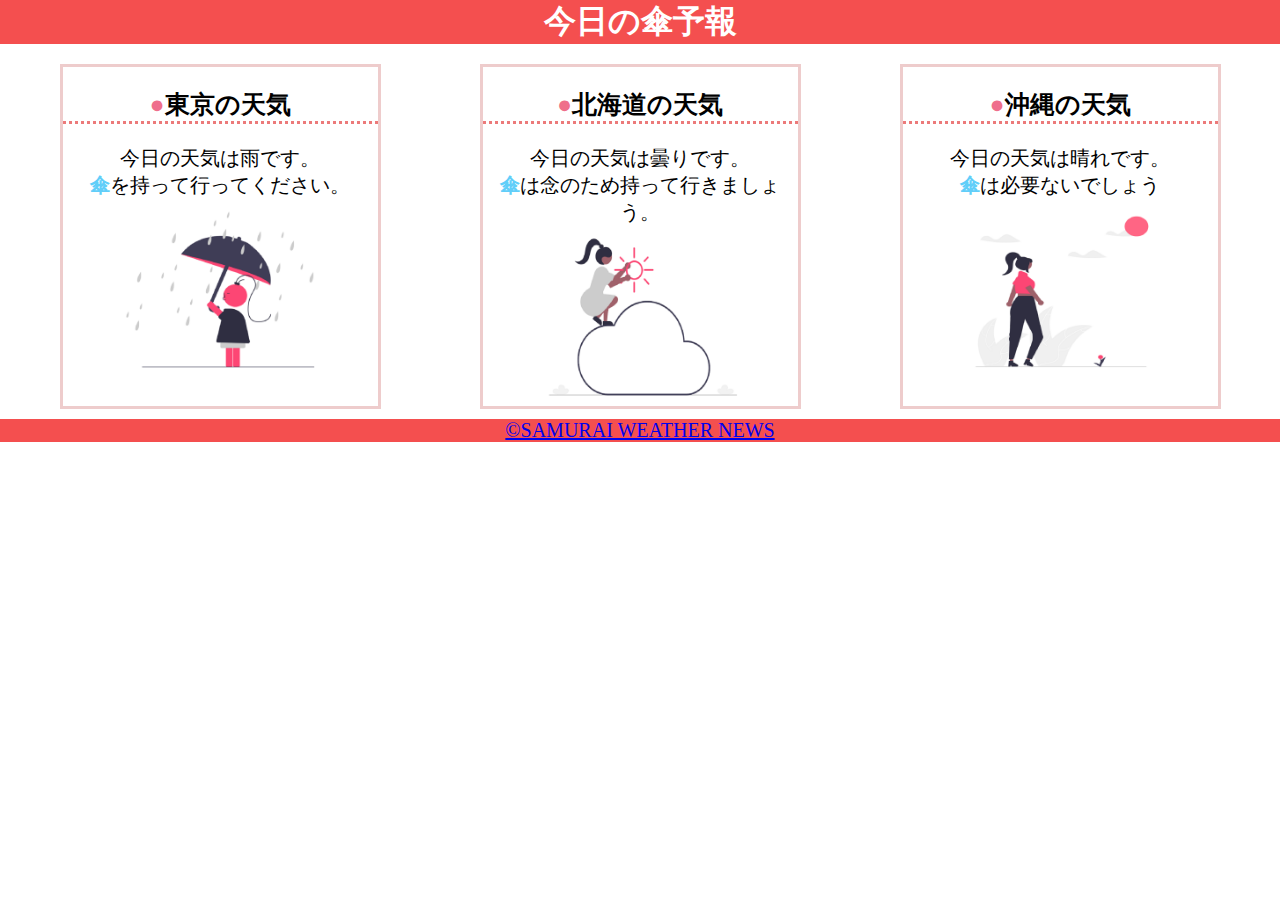
<file: kadai_022/kadai_022.html>
<!DOCTYPE html>
<html>
    <head>
        <meta charset="UTF-8">
        <meta name="viewport" content="width=device-width, initial-scale=1.0">
        <link rel="stylesheet" href="style.css">
        <meta name="description" content="このページは22章の課題です。">
        <title>22章課題</title>
    </head>
    <body>
       
        <header>
            <h1>今日の傘予報</h1>
        </header>  
 
        <main>

            <div id="parent">
                <div class="contents">
                    <h2>東京の天気</h2>
                    <p>今日の天気は雨です。</p>
                    <p>傘を持って行ってください。</p>
                    <img src="images/rainy.png" alt="雨">
                </div>
 
                <div class="contents">
                    <h2>北海道の天気</h2>
                    <p>今日の天気は曇りです。</p>
                    <p>傘は念のため持って行きましょう。</p>
                    <img src="images/cloudy.png" alt="曇り">
                </div>
 
                <div class="contents">
                    <h2>沖縄の天気</h2>
                    <p>今日の天気は晴れです。</p>
                    <p>傘は必要ないでしょう</p>
                    <img src="images/sunny.png" alt="晴れ">
                </div>

            </div>    
 
        </main>
 
        <footer>
            <a href="https://www.sejuku.net/corp/">&copy;SAMURAI WEATHER NEWS</a>
         </footer>
 
    </body>
</html>
</file>
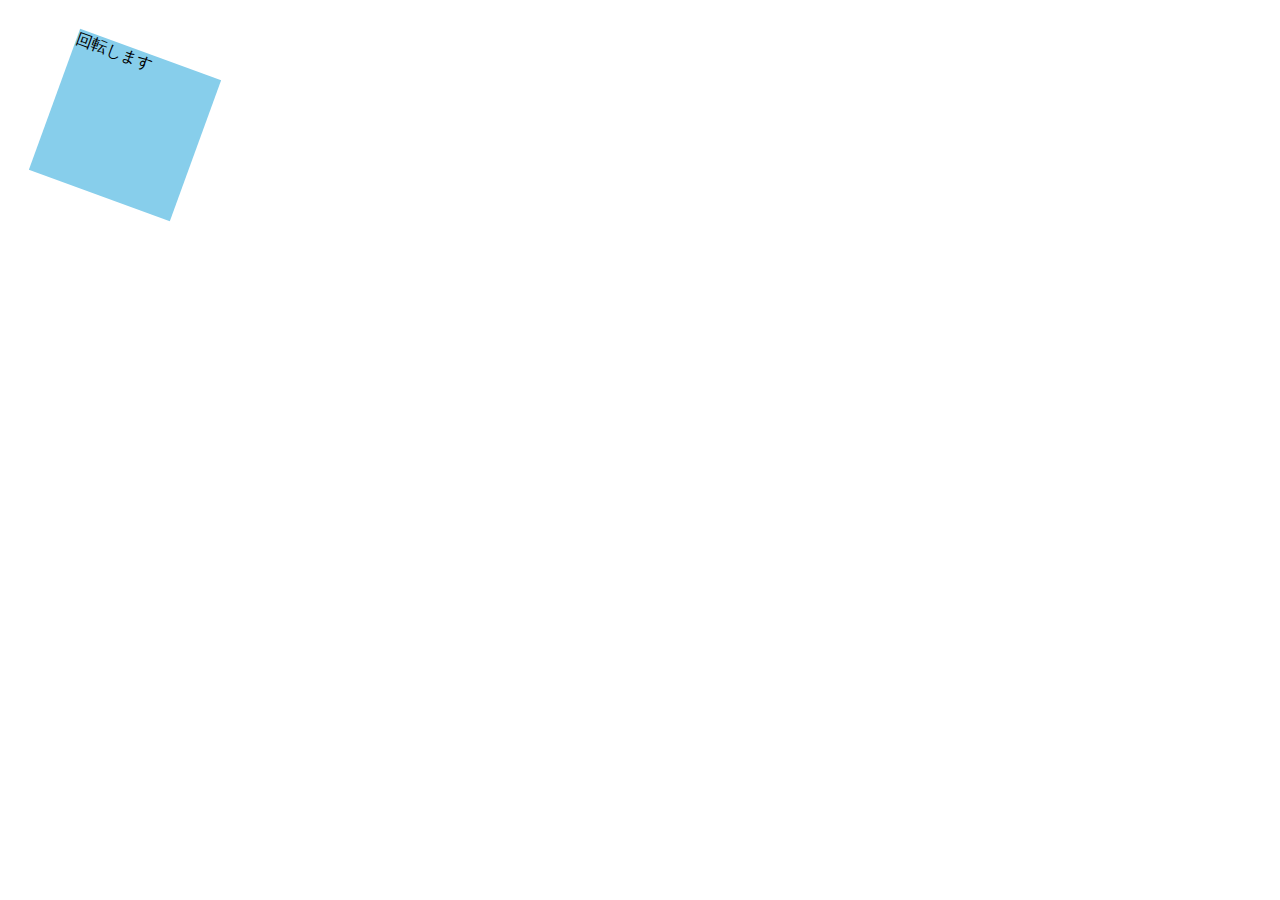
<file: kadai_mdn_css/mdn.html>
<!DOCTYPE html>
<html>

<head>
    <style>
        div {
            position: absolute;
            left: 50px;
            top: 50px;
            width: 150px;
            height: 150px;
            background-color: skyblue;
            transform: rotate(20deg);
        }
    </style>
</head>

<body>
    <div>
        回転します
    </div>

</body>

</html>
</file>
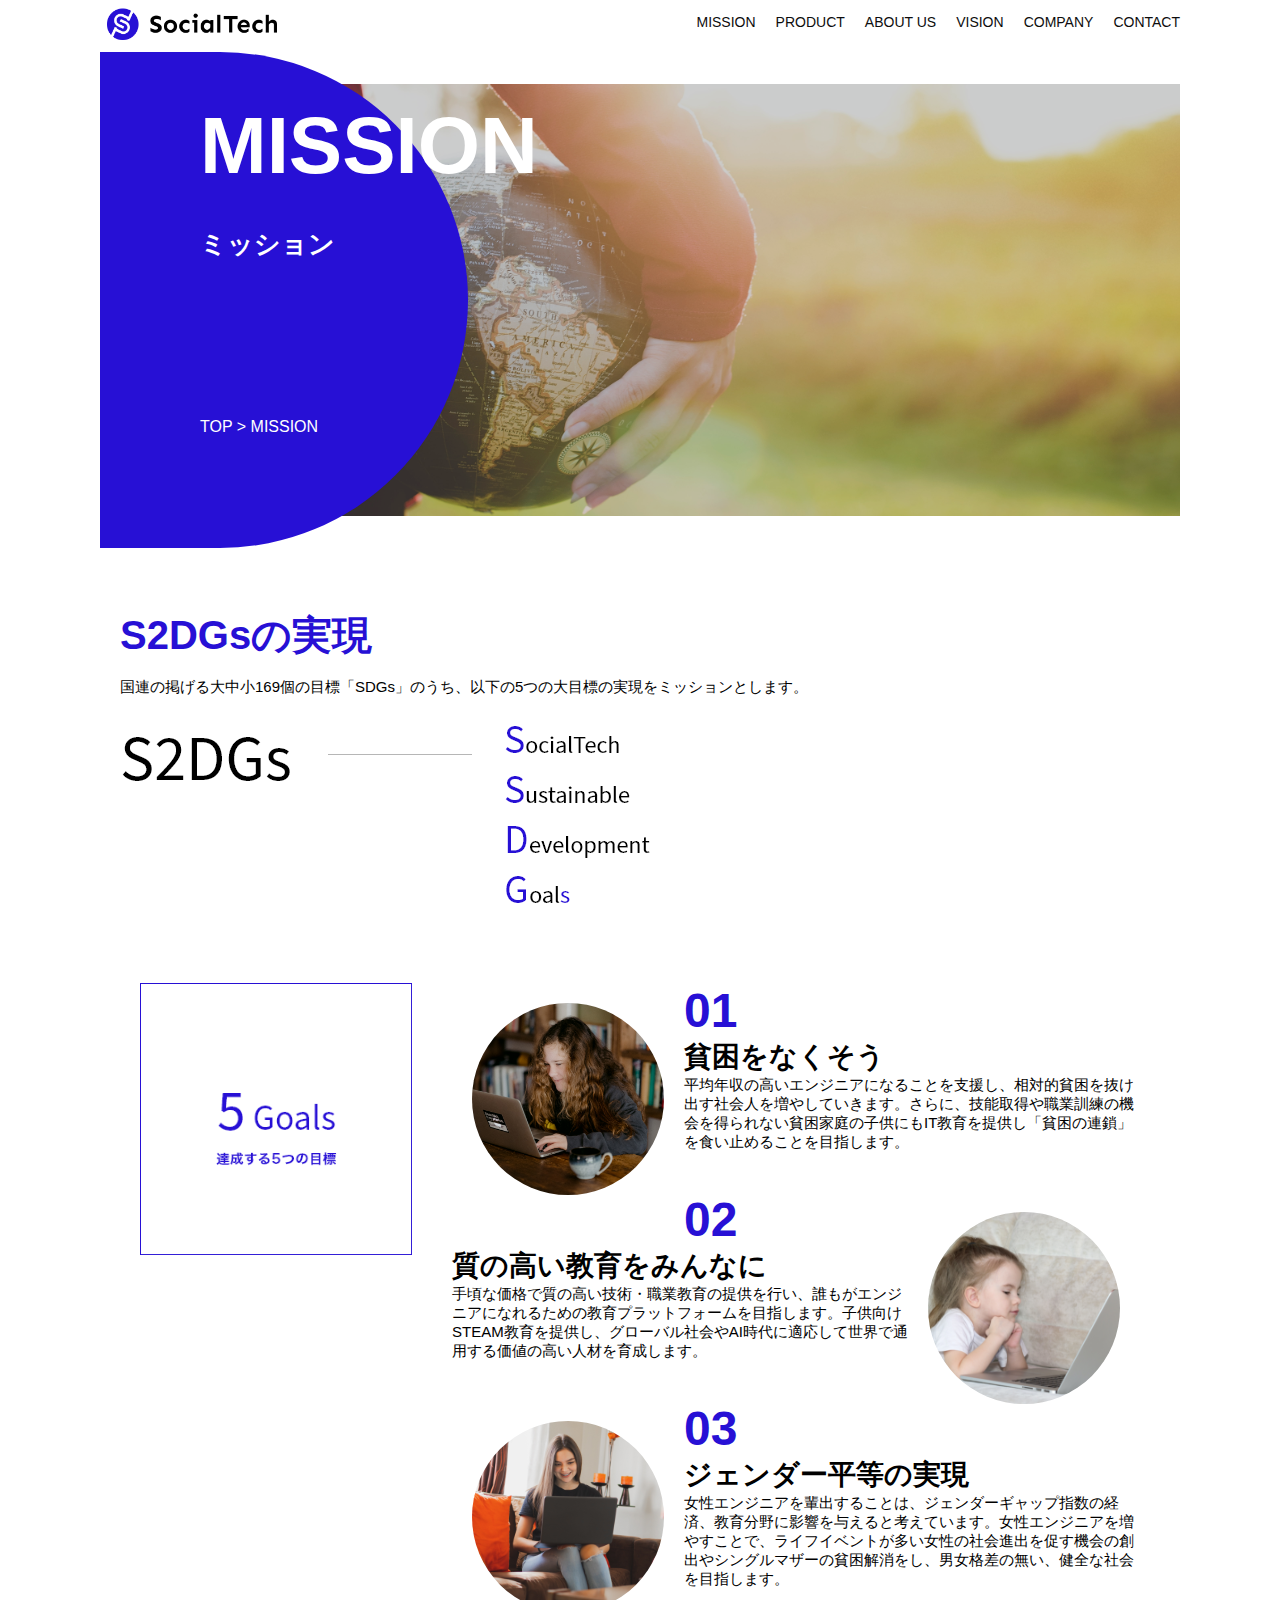
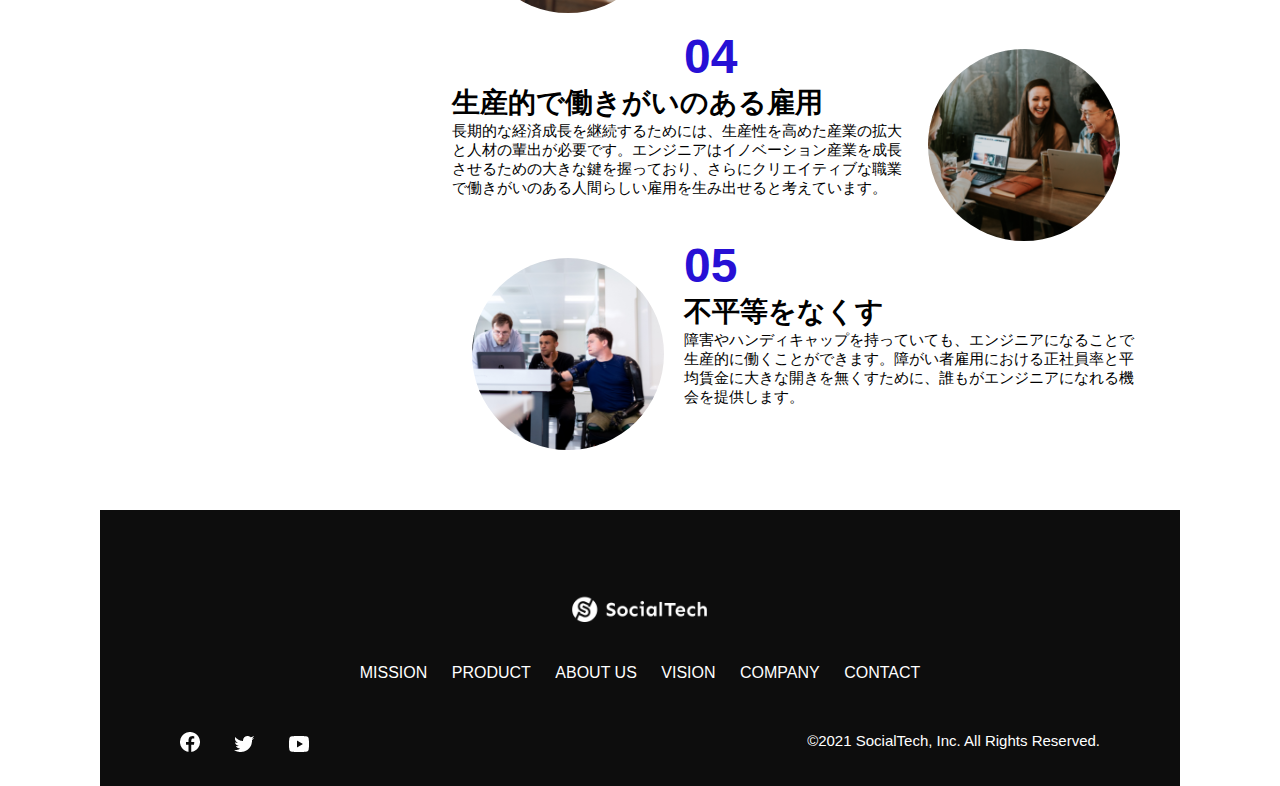
<file: kadai_tutorial_output/mission.html>
<!DOCTYPE html>
<head>
  <title>SocialTech - MISSION ミッション -</title>
  <meta charset="UTF-8">
  <meta name="description" content="SocialTechが目指す5つの目標（S2DGs）を紹介します">
  <meta name="viewport" content="width=device-width, initial-scale=1.0">
  <link rel="stylesheet" href="style.css">
</head>

<body>
  <!-- ヘッダー -->
   <header>
      <!-- ロゴ -->
       <a href="index.html" id="logo">
        <img src="images/logo.png" alt="トップページに戻る">
       </a>

       <!-- PC用ナビゲーション -->
        <nav id="nav-pc">
          <ul>
            <li><a href="mission.html">MISSION</a></li>
            <li><a href="product.html">PRODUCT</a></li>
            <li><a href="index.html#aboutus">ABOUT US</a></li>
            <li><a href="index.html#vision">VISION</a></li>
            <li><a href="index.html#company">COMPANY</a></li>
            <li><a href="index.html#contact">CONTACT</a></li>
          </ul>
        </nav>

 <!-- スマホ用メニューボタン -->
 <button id="menu-sp" onclick="document.getElementById('nav-sp').style.display = 'block'">
  <img src="images/button-menu.png" alt="ナビゲーションを開く">
</button>

<!-- スマホ用ナビゲーション -->
<div id="nav-sp">
  <button id="close" onclick="document.getElementById('nav-sp').style.display = 'none'">
    <img src="images/button-close.png" alt="ナビゲーションを閉じる">
  </button>

  <nav>
    <ul>
      <li>
        <a id="logo-sp" href="index.html" onclick="document.getElementById('nav-sp').style.display = 'none'"><img src="images/logo-sp.png" alt="トップページに戻る"></a>
      </li>
      <li><a class="menu" href="mission.html" onclick="document.getElementById('nav-sp').style.display = 'none'">MISSION</a></li>
      <li><a class="menu" href="product.html" onclick="document.getElementById('nav-sp').style.display = 'none'">PRODUCT</a></li>
      <li><a class="menu" href="index.html#aboutus" onclick="document.getElementById('nav-sp').style.display = 'none'">ABOUT US</a></li>
      <li><a class="menu" href="index.html#vision" onclick="document.getElementById('nav-sp').style.display = 'none'">VISION</a></li>
      <li><a class="menu" href="index.html#company" onclick="document.getElementById('nav-sp').style.display = 'none'">COMPANY</a></li>
      <li><a class="menu" href="index.html#contact" onclick="document.getElementById('nav-sp').style.display = 'none'">CONTACT</a></li>
    </ul>
  </nav>
  <div id="sns">
    <a href="https://www.facebook.com/sejuku2013">
      <img src="images/button-facebook.png" alt="Facebookのリンク">
    </a>
    <a href="https://twitter.com/samuraijuku">
      <img src="images/button-twitter.png" alt="Twitterのリンク">
    </a>
    <a href="https://www.youtube.com/channel/UCCFOQO5aDK0xXam4cUQXT8g">
      <img src="images/button-youtube.png" alt="YouTubeのリンク">
    </a>
  </div>
</div>
</header>

<main>
<article>
  <section id="mission-main">
  <div class="mission-main-inner">
    <div id="mission-title">
      <h1>MISSION<br><span>ミッション</span></h1>
      <p>TOP > MISSION</p>
    </div>
  </div>
 </section>

 <section id="mission-s2dgs">
  <h2 class="mission-h2">S2DGsの実現</h2>
  <p>国連の掲げる大中小169個の目標「SDGs」のうち、以下の5つの大目標の実現をミッションとします。</p>
  <img src="images/mission/mission-s2dgs.png" alt="S2DGs">
 </section>

 <section id="mission-five-goals">
  <div class="five-goals-image">
    <img src="images/mission/mission-5goals.png" alt="5Goals">
  </div>
  <div class="five-goals-read">
     <div>
       <img class="fivegoals-image-left" src="images/mission/mission-5goals01.png" alt="PCを操作する女の子">
       <span class="fivegoals-number">01</span>
       <h3 class="fivegoals-h3">貧困をなくそう</h3>
       <p class="fivegoals-p">平均年収の高いエンジニアになることを支援し、相対的貧困を抜け出す社会人を増やしていきます。さらに、技能取得や職業訓練の機会を得られない貧困家庭の子供にもIT教育を提供し「貧困の連鎖」を食い止めることを目指します。</p>
     </div>
     <div>
       <img class="fivegoals-image-right" src="images/mission/mission-5goals02.png" alt="PCを見つめる小さい女の子">
       <span class="fivegoals-number">02</span>
       <h3 class="fivegoals-h3">質の高い教育をみんなに</h3>
       <p class="fivegoals-p">手頃な価格で質の高い技術・職業教育の提供を行い、誰もがエンジニアになれるための教育プラットフォームを目指します。子供向けSTEAM教育を提供し、グローバル社会やAI時代に適応して世界で通用する価値の高い人材を育成します。</p>
     </div>
     <div>
       <img class="fivegoals-image-left" src="images/mission/mission-5goals03.png" alt="PCを操作する女性">

       <span class="fivegoals-number">03</span>
       <h3 class="fivegoals-h3">ジェンダー平等の実現</h3>
       <p class="fivegoals-p">女性エンジニアを輩出することは、ジェンダーギャップ指数の経済、教育分野に影響を与えると考えています。女性エンジニアを増やすことで、ライフイベントが多い女性の社会進出を促す機会の創出やシングルマザーの貧困解消をし、男女格差の無い、健全な社会を目指します。</p>
     </div>
     <div>
       <img class="fivegoals-image-right" src="images/mission/mission-5goals04.png" alt="笑顔で話し合う3人の男女">
       <span class="fivegoals-number">04</span>
       <h3 class="fivegoals-h3">生産的で働きがいのある雇用</h3>
       <p class="fivegoals-p">長期的な経済成長を継続するためには、生産性を高めた産業の拡大と人材の輩出が必要です。エンジニアはイノベーション産業を成長させるための大きな鍵を握っており、さらにクリエイティブな職業で働きがいのある人間らしい雇用を生み出せると考えています。</p>
     </div>
     <div>
       <img class="fivegoals-image-left" src="images/mission/mission-5goals05.png" alt="障害を持つ男性が生き生きと働く様子">
       <span class="fivegoals-number">05</span>
       <h3 class="fivegoals-h3">不平等をなくす</h3>
       <p class="fivegoals-p">障害やハンディキャップを持っていても、エンジニアになることで生産的に働くことができます。障がい者雇用における正社員率と平均賃金に大きな開きを無くすために、誰もがエンジニアになれる機会を提供します。</p>
     </div>
   </div>
 </section>

</article>

</main>

<footer>
<div id="footer-logo">
  <img src="images/logo-sp.png" alt="SocialTech">
</div>
<div id="footer-link">
  <a href="mission.html">MISSION</a>
  <a href="product.html">PRODUCT</a>
  <a href="index.html#aboutus">ABOUT US</a>
  <a href="index.html#vision">VISION</a>
  <a href="index.html#company">COMPANY</a>
  <a href="index.html#contact">CONTACT</a>
</div>
<div id="sns-footer">
  <div class="sns-btns">
    <a href="https://www.facebook.com/sejuku2013"><img src="images/button-facebook.png" alt="Facebookのリンク"></a>
    <a href="https://twitter.com/samuraijuku"><img src="images/button-twitter.png" alt="Twitterのリンク"></a>
    <a href="https://www.youtube.com/channel/UCCFOQO5aDK0xXam4cUQXT8g"><img src="images/button-youtube.png" alt="YouTubeのリンク"></a>
  </div>
  <p id="copyright">&copy;2021 SocialTech, Inc. All Rights Reserved.</p>
</div>
</footer>

   </header>

</body>
</file>
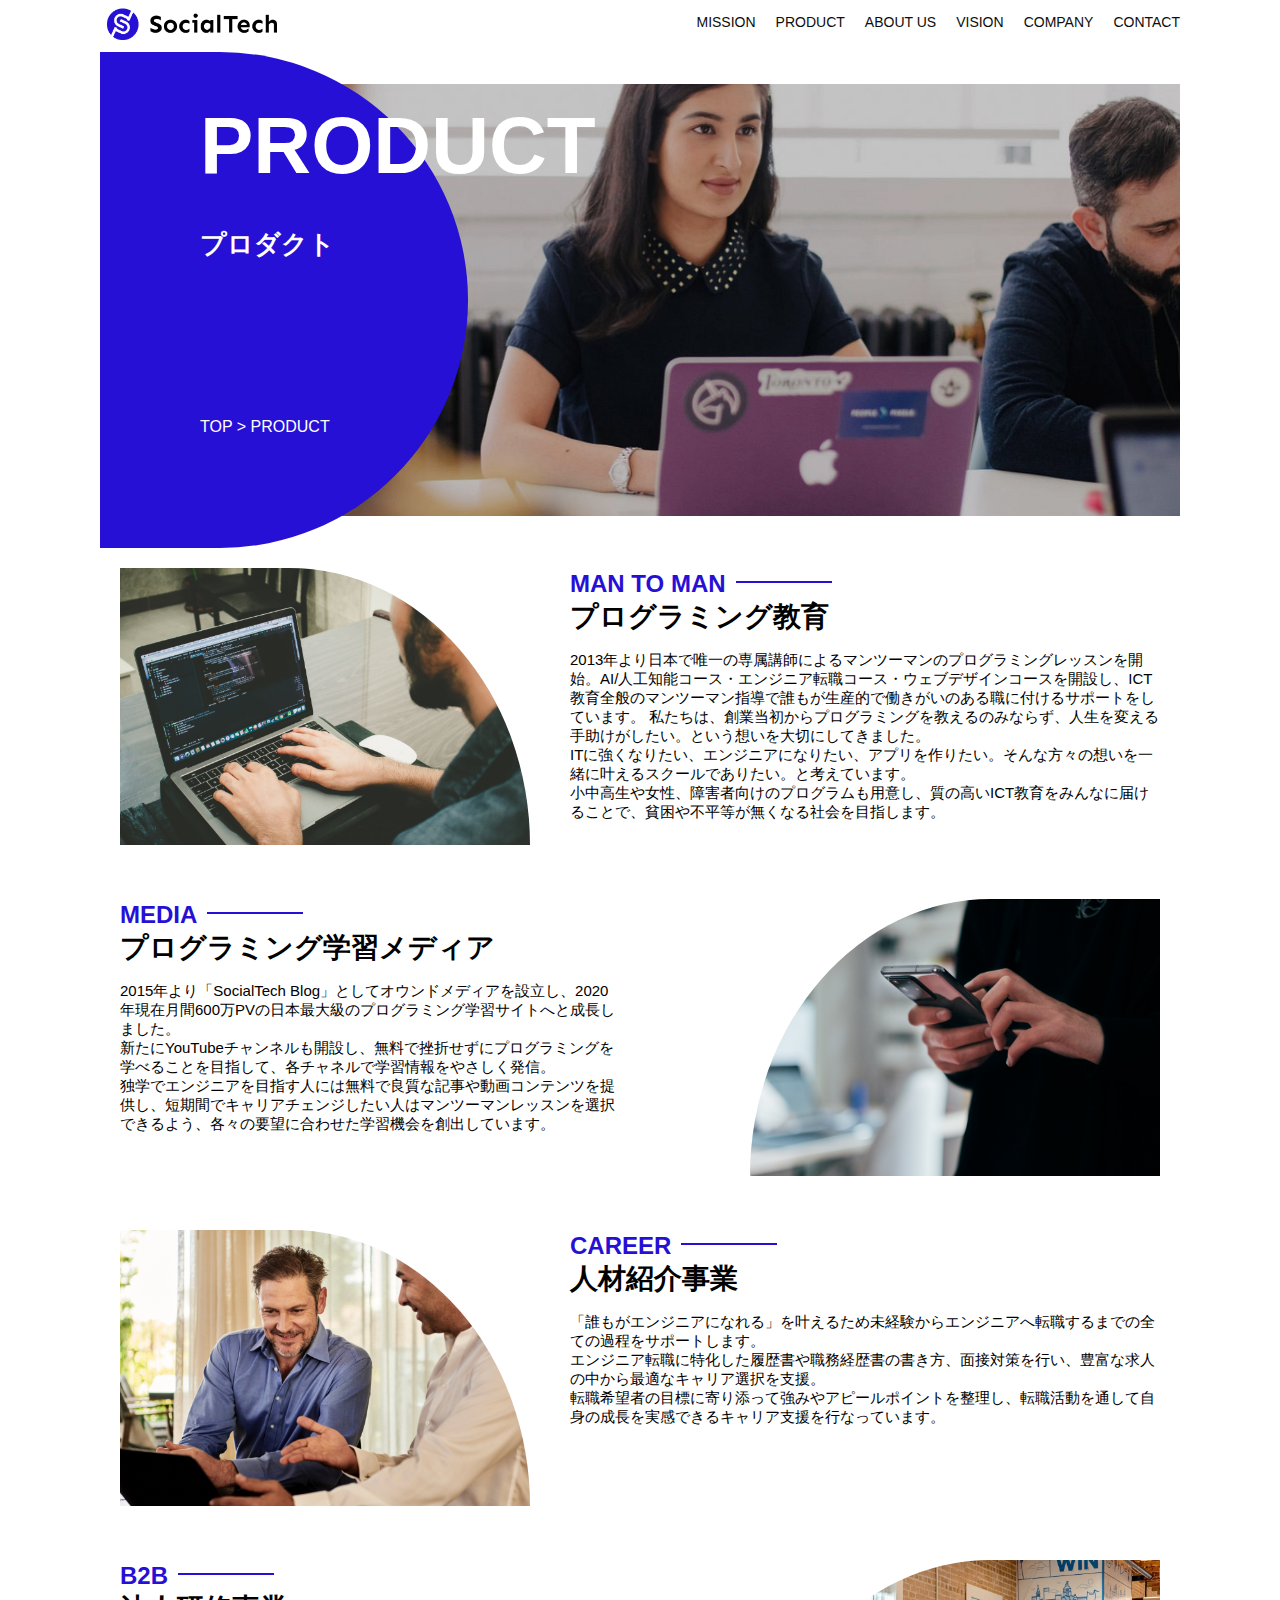
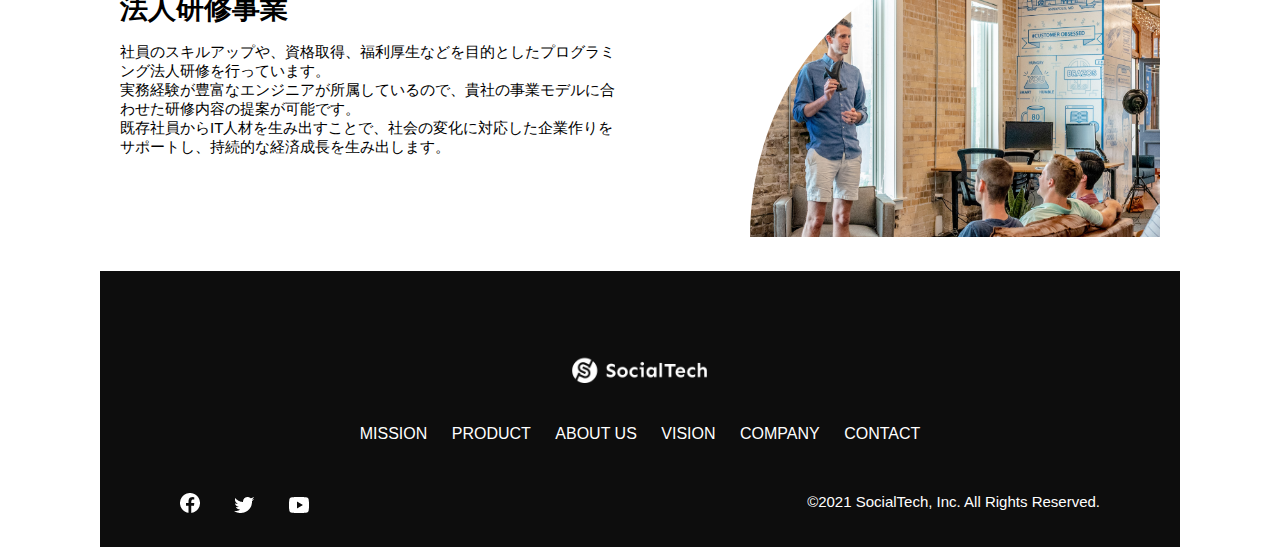
<file: kadai_tutorial_output/product.html>
<!DOCTYPE html>
<html>
  <head>
    <title>SocialTech -PRODUCT プロダクト-</title>
    <meta charset="utf-8">
    <meta name="description" content="SocialTechの4つのプロダクトを紹介します">
    <meta name="viewport" content="width=device-width, initial-scale=1.0">
    <link rel="stylesheet" href="style.css">
  </head>

  <body>
    <!-- ヘッダー -->
    <header>
      <!-- ロゴ -->
      <a href="index.html" id="logo">
        <img src="images/logo.png" alt="トップページに戻る">
      </a>

      <!-- PC用ナビゲーション -->
      <nav id="nav-pc">
        <ul>
          <li><a href="mission.html">MISSION</a></li>
          <li><a href="product.html">PRODUCT</a></li>
          <li><a href="index.html#aboutus">ABOUT US</a></li>
          <li><a href="index.html#vision">VISION</a></li>
          <li><a href="index.html#company">COMPANY</a></li>
          <li><a href="index.html#contact">CONTACT</a></li>
        </ul>
      </nav>

      <!-- スマホ用メニューボタン -->
      <button id="menu-sp" onclick="document.getElementById('nav-sp').style.display = 'block'">
        <img src="images/button-menu.png" alt="ナビゲーションを開く">
      </button>

      <!-- スマホ用ナビゲーション -->
      <div id="nav-sp">
        <button id="close" onclick="document.getElementById('nav-sp').style.display = 'none'">
          <img src="images/button-close.png" alt="ナビゲーションを閉じる">
        </button>

        <nav>
          <ul>
            <li>
              <a id="logo-sp" href="index.html" onclick="document.getElementById('nav-sp').style.display = 'none'"><img src="images/logo-sp.png" alt="トップページに戻る"></a>
            </li>
            <li><a class="menu" href="mission.html" onclick="document.getElementById('nav-sp').style.display = 'none'">MISSION</a></li>
            <li><a class="menu" href="product.html" onclick="document.getElementById('nav-sp').style.display = 'none'">PRODUCT</a></li>
            <li><a class="menu" href="index.html#aboutus" onclick="document.getElementById('nav-sp').style.display = 'none'">ABOUT US</a></li>
            <li><a class="menu" href="index.html#vision" onclick="document.getElementById('nav-sp').style.display = 'none'">VISION</a></li>
            <li><a class="menu" href="index.html#company" onclick="document.getElementById('nav-sp').style.display = 'none'">COMPANY</a></li>
            <li><a class="menu" href="index.html#contact" onclick="document.getElementById('nav-sp').style.display = 'none'">CONTACT</a></li>
          </ul>
        </nav>
        <div id="sns">
          <a href="https://www.facebook.com/sejuku2013">
            <img src="images/button-facebook.png" alt="Facebookのリンク">
          </a>
          <a href="https://twitter.com/samuraijuku">
            <img src="images/button-twitter.png" alt="Twitterのリンク">
          </a>
          <a href="https://www.youtube.com/channel/UCCFOQO5aDK0xXam4cUQXT8g">
            <img src="images/button-youtube.png" alt="YouTubeのリンク">
          </a>
        </div>
      </div>
    </header>

    <main>
      <article>
        <section id="product-main">
          <div class="product-main-inner">
            <div id="product-title">
              <h1>PRODUCT<br><span>プロダクト</span></h1>
              <p>TOP > PRODUCT</p>
            </div>
          </div>
        </section>
        <section class="product-section product-section-left">
          <div class="product-section-img">
            <img src="images/product/product-mantoman.png" alt="PCでコードを書く男性">
          </div>
          <div class="product-read">
            <h2 class="product-h2">MAN TO MAN</h2>
            <h3 class="product-h3">プログラミング教育</h3>
            <p>
              2013年より日本で唯一の専属講師によるマンツーマンのプログラミングレッスンを開始。AI/人工知能コース・エンジニア転職コース・ウェブデザインコースを開設し、ICT教育全般のマンツーマン指導で誰もが生産的で働きがいのある職に付けるサポートをしています。 私たちは、創業当初からプログラミングを教えるのみならず、人生を変える手助けがしたい。という想いを大切にしてきました。<br>ITに強くなりたい、エンジニアになりたい、アプリを作りたい。そんな方々の想いを一緒に叶えるスクールでありたい。と考えています。<br>小中高生や女性、障害者向けのプログラムも用意し、質の高いICT教育をみんなに届けることで、貧困や不平等が無くなる社会を目指します。
            </p>
          </div>
        </section>

        <section class="product-section product-section-right">
          <div class="product-read">
            <h2 class="product-h2">MEDIA</h2>
            <h3 class="product-h3">プログラミング学習メディア</h3>
            <p>2015年より「SocialTech Blog」としてオウンドメディアを設立し、2020年現在月間600万PVの日本最大級のプログラミング学習サイトへと成長しました。<br>新たにYouTubeチャンネルも開設し、無料で挫折せずにプログラミングを学べることを目指して、各チャネルで学習情報をやさしく発信。<br>独学でエンジニアを目指す人には無料で良質な記事や動画コンテンツを提供し、短期間でキャリアチェンジしたい人はマンツーマンレッスンを選択できるよう、各々の要望に合わせた学習機会を創出しています。</p>
          </div>
          <div class="product-section-img">
            <img src="images/product/product-media.png" alt="スマートフォンを操作する人">
          </div>
        </section>

        <section class="product-section product-section-left">
          <div class="product-section-img">
            <img src="images/product/product-career.png" alt="笑顔で話し合う2人の男性">
          </div>
          <div class="product-read">
            <h2 class="product-h2">CAREER</h2>
            <h3 class="product-h3">人材紹介事業</h3>
            <p>「誰もがエンジニアになれる」を叶えるため未経験からエンジニアへ転職するまでの全ての過程をサポートします。<br>エンジニア転職に特化した履歴書や職務経歴書の書き方、面接対策を行い、豊富な求人の中から最適なキャリア選択を支援。<br>転職希望者の目標に寄り添って強みやアピールポイントを整理し、転職活動を通して自身の成長を実感できるキャリア支援を行なっています。<br></p>
          </div>
        </section>

        <section class="product-section product-section-right">
          <div class="product-read">
            <h2 class="product-h2">B2B</h2>
            <h3 class="product-h3">法人研修事業</h3>
            <p>社員のスキルアップや、資格取得、福利厚生などを目的としたプログラミング法人研修を行っています。<br>実務経験が豊富なエンジニアが所属しているので、貴社の事業モデルに合わせた研修内容の提案が可能です。<br>既存社員からIT人材を生み出すことで、社会の変化に対応した企業作りをサポートし、持続的な経済成長を生み出します。</p>
          </div>
          <div class="product-section-img">
            <img src="images/product/product-b2b.png" alt="講演中の男性とそれを聴く人々">
          </div>
        </section>
      </article>
    </main>

    <footer>
      <div id="footer-logo">
        <img src="images/logo-sp.png" alt="SocialTech">
      </div>
      <div id="footer-link">
        <a href="mission.html">MISSION</a>
        <a href="product.html">PRODUCT</a>
        <a href="index.html#aboutus">ABOUT US</a>
        <a href="index.html#vision">VISION</a>
        <a href="index.html#company">COMPANY</a>
        <a href="index.html#contact">CONTACT</a>
      </div>
      <div id="sns-footer">
        <div class="sns-btns">
          <a href="https://www.facebook.com/sejuku2013"><img src="images/button-facebook.png" alt="Facebookのリンク"></a>
          <a href="https://twitter.com/samuraijuku"><img src="images/button-twitter.png" alt="Twitterのリンク"></a>
          <a href="https://www.youtube.com/channel/UCCFOQO5aDK0xXam4cUQXT8g"><img src="images/button-youtube.png" alt="YouTubeのリンク"></a>
        </div>
        <p id="copyright">&copy;2021 SocialTech, Inc. All Rights Reserved.</p>
      </div>
    </footer>
    
  </body>
</html>
</file>
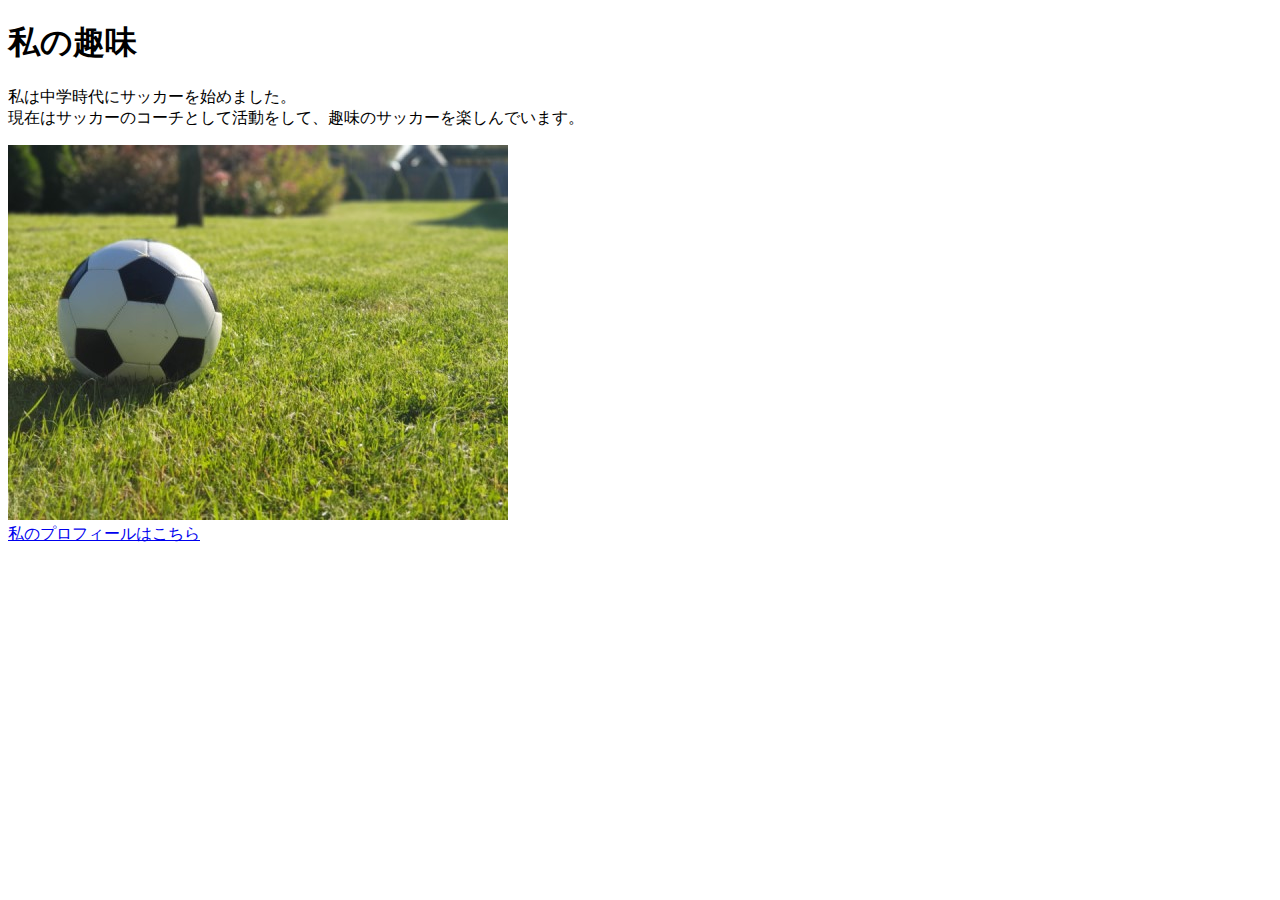
<file: kadai_005/html/kadai_005.html>
<!DOCTYPE html>
<html>
  <head>
  <title>5章課題</title>
  <meta name="description"content="このページは5章の課題です。">
  <meta charset="UTF-8">
  </head>
  <body>
    <h1>私の趣味</h1>
    <p>私は中学時代にサッカーを始めました。<br>
      現在はサッカーのコーチとして活動をして、趣味のサッカーを楽しんでいます。
    </p>
    <img src="../images/sample.jpg" alt="ロゴ"><br>
    <a href="https://x.com/samuraijuku">私のプロフィールはこちら</a>
  </body>
</html>
</file>
<file: kadai_013/style.css>
/* PC、スマホ共通スタイル */
body {
  font-family: "Source Sans Pro", "Hiragino Kaku Gothic ProN", Meiryo, Arial,
    sans-serif;
}

p {
  font-size: 15px;
}

#main-visual>img {
  width: 100%;
}

/*================
PC用のスタイル 
=================*/
@media screen and (min-width: 768px) {
  /* 横幅設定 */
  body {
    max-width: 1080px;
    min-width: 960px;
    margin: 0 auto 0 auto;
  }

  /* ヘッダー */
  header {
    display: flex;
    justify-content: space-between;
  }

  /* ナビゲーションのレイアウト */
  #nav-pc {
    text-align: right;
    font-size: 14px;
    padding-top: 15px;
  }

  /* ナビゲーションのリンクの装飾設定 */
  #nav-pc>a {
    text-decoration: none;
    margin-left: 20px;
  }

  #nav-pc>a:link {
    color: #0d0d0d;
  }

  #nav-pc>a:visited {
    color: #0d0d0d;
  }

  #nav-pc>a:hover {
    color: #0d0d0d;
    text-decoration: underline;
  }

  #nav-pc>a:active {
    color: #0d0d0d;
  }
  #menu-sp {
    display: none;
  }

  #nav-sp {
    display: none;
  }

}

 /*====================
  スマートフォン用のスタイル
 =====================*/
 @media screen and (max-width: 767px) {
  /* PC用ナビゲーション非表示 */
  
  body{
    min-width: 375px;
    margin: 0;
  }
  
    /*PCナビゲーション非表示*/
    #nav-pc {
      display: none;
    }

  /* ハンバーガーメニュー */
  #menu-sp {
    float: right;
    padding: 0;
  }

    /* スマホ用ナビゲーション*/
   #nav-sp {
    background-color: #ce933e;
    position: absolute;
    left: 0;
    top: 0;
    height: 100%;
    width: 100%;
    display: none;
    z-index: 100;
  }

  #nav-sp ul {
    padding-left: 0;
  }

  #nav-sp li {
    list-style: none;
  }

 /*Xボタン（ナビゲーション閉じるボタン）のスタイル*/
   #close {
    position: absolute;
    top: 20px;
    right: 20px;

      }
  

  /* ナビゲーションメニュー用ロゴ */
  #logo-sp {
    margin: 80px 0 30px 20px;
  } 

  #nav-sp a {
  display: block;
  }

  #nav-sp a:link{
    color: #ffffff;
  }
  #nav-sp a:visited{
    color: #ffffff;
  }

  #nav-sp a:hover{
    color: #ffffff;
    text-decoration: underline;
  }

  #nav-sp a:active {
    color: #ffffff;
  }

  #nav-sp .menu{
    text-decoration: none;
    display: block;
    margin: 0 20px ;
    height: 44px;
    font-size: 16px;
    background-image: url(images/arrow.png);
    background-repeat: no-repeat;
    background-position: right top;
  }

}
</file>
<file: kadai_tutorial_output/style.css>
/* PC、スマホ共通スタイル */
*{
box-sizing:border-box;
}

p{
  font-size: 15px;
}

body{
  max-width: 1080px;
  margin: 0 auto;
  font-family: "Source Sans Pro", "Hiragino Kaku Gothic ProN", Meiryo, Arial, sans-serif;
}

/* ヘッダー */
header{
  display: flex;
  justify-content: space-between;
}

/* ナビゲーションのレイアウト */
#nav-pc{
  font-size: 14px;
}

#nav-pc ul{
  display: flex;
  padding-left: 0;
}

#nav-pc li{
  list-style: none;
}

/* ナビゲーションのリンクの装飾設定 */
#nav-pc a{
  text-decoration: none;
  margin-left: 20px;
  color: #0d0d0d;
}

#nav-pc a:hover{
  text-decoration: underline;
}

 /* スマホ用ナビを非表示 */
 #nav-sp,
 #menu-sp {
  display: none;
 }

/* メインビジュアル */
#main-visual {
position: relative;
height: 400px;
}

#main-message{
  position: absolute;
  top: 0;
  left: 0;
  background-color:#2710d5 ;
  color: #ffffff ;
  border-radius: 0 0 476px 0;
  max-width: 620px;
  height: 100%;
  width: 100%;
  z-index: 11;
}

#main-message > h1{
  font-size: 60px;
  margin: 100px 0 0 50px;
}

#main-message > p{
  font-size: 28px;
  margin: 0 0 0 50px;
}

#main-visual > img{
  max-width: 620px;
  border-radius: 476px 0 0 0;
  position: absolute;
  top: 0;
  right: 0;
  z-index: 10;
}

/* 見出し */
h2{
  margin: 40px 0 0 0;
}

h2::after{
  content: url(images/line.png);
  margin-left: 10px;
}

h3{
  font-size: 27px;
}

/* ミッション */
#mission{
  margin: 80px auto 80px auto;
}

#mission-flex{
  display: flex;
}

#mission-flex > div{
  width: 50%;
  margin: 20px;
}

#mission-photo{
  width: 100%;
}

#s2dgs{
  margin-top: 50px;
  width: 100%;
}

/* プロダクト */
#product{
  background-color: #fafafa;
  margin: 80px 0 80px 0;
  padding: 10px 40px 0px 40px ;
}

/* 外枠 */
#product .product-flex {
  margin-top: 40px;
  display: flex;
}

/* 左のカラム */
#product-left {
  width: 50%;
  margin-right: 20px;
}

/* 右のカラム */
#product-right{
  width: 50%;
  margin-left: 20px;
  margin-top: 80px;
}

/* 画像＋説明の枠 */
#product-left > div {
  position: relative;
  height: 480px;
  margin-right: 20px;
}

#product-right > div {
  position: relative;
  height: 480px;
  margin-left: 20px;
}

/* 画像 */
.product-photo{
  width: 100%;
}

/* 説明文の枠 */
.product-explain {
  background-color: #ffffff;
  position: absolute;
  left: 0;
  bottom: 50px;
  margin: 0 40px 0 40px;
  padding: 20px;
  box-shadow: 5px 5px 10px rgba(0, 0, 0, 0.05);
}

/* 説明文の英語 */
.product-explain > span {
  color:#2710d5 ;
  font-weight: bold;
  font-size:  16px;
  margin: 0;
}

/* 説明文の見出し */
.product-explain > h3 {
margin: 5px 0 5px 0;
}

/* 説明文 */
.product-explain > p {
font-size:  14px;
margin: 0;
}

/* もっと見るボタン */
#product-more{
  text-align: center;
}

#product-more a {
  position: relative;
  bottom: -42px;
}

/* ABOUT US */
#aboutus{
  margin: 80px auto 80px auto;
}

/* 3つの組織文化と画像を入れる枠 */
#aboutus > div {
  display: flex;
}

/* 画像 */
.culture-img{
  width: 50%;
  align-self: flex-start;
}

.culture-img2{
  margin-top: 50px;
  width: 100%;
}

/* 3つの組織文化の表 */
.culture-table {
  margin-right: 50px;
}

/* 番号 */
.culture-num{
  font-size: 80px;
  color:#2710d5 ;
  padding: 0 20px 0 0;
}

/* 見出し */
.culture-table th{
  text-align: left;
  font-size: 28px;
  font-weight: bold;
}

/* 組織文化英語 */
.culture-en{
  color: #2710d5;
  font-size: 24px;
}

/* 説明文 */
.culture-description {
  margin:  0;
}

/* ビジョン */
#vision {
  margin: 80px auto 80px auto;
}

/* セクション内の外枠 */
#vision > div {
  display: flex;
  justify-content: space-between;
  flex-wrap: wrap;
}

 /*7つの行動指針の枠*/
 .vision-box {
  width: 300px;
  height: 300px;
  margin-bottom: 30px;
  position: relative;
 }

 .vision-box > img {
  width: 100%;
  position: relative;
  z-index: 30;
 }

 .vision-box > div {
  position: absolute;
  top: 0;
  left: 0;
  z-index: 31;
  margin-right: 20px;
 }

 .vision-box > div >h4 {
  color: #2710d5;
  font-size:  19px;
  margin: 80px 0 0 0;
 }

 .vision-box> div h4::first-letter{
  font-size: 40px;
 }

 .vision-box > div >h5 {
  font-size: 20px;
  margin: 0 0 0 0;
 }

 .vision-box > div > p{
  margin: 0 0 0 0;
 }

 /* 会社概要 */
 #company {
  margin:  80px auto 80px auto;
 }

 #company-table{
  width: 100%;
 }

 .tableheader{
  text-align: left;
  padding: 20px;
  border-bottom-color: #2710d5;
  border-bottom-width: 1px;
  border-bottom-style: solid;
  width: 100px;
}

.tableheader-first{
  border-top-color:  #2710d5;
  border-top-width: 1px;
  border-top-style: solid;
}

.cell{
  padding: 30px;
  border-bottom-color: #ececec;
  border-bottom-width: 1px;
  border-bottom-style: solid;
}

.cell-first{
  border-top-color: #ececec;
  border-top-width: 1px;
  border-top-style: solid;
}

#company > iframe{
  width: 100%;
  height: 368px;
  margin-top: 40px;
}

 /* お問い合わせ */
 #contact {
  margin: 80px auto 80px auto;
}

/* 外枠 */
#contact > form > div {
  display: flex;
  flex-direction: row;
  flex-wrap: wrap;
  padding-bottom: 30px;
}

 /* 左列の見出し */
 .contact-heading {
  width: 240px;
  align-self: center;
}

/* 見出しのラベル */
.contact-label{
  font-weight: bold;
}

/* 必須 */
.contact-span{
  color: #ce2222 ;
  margin: 0 0 0 20px ;
  font-weight: bold;
}

/* テキストボックス */
.contact-textbox{
  border-top: 0px;
  border-left: 0px;
  border-right: 0px;
  border-bottom-width: 1px;
  border-bottom-color: #707070;
  border-style: solid;
  background-color: #fafafa;
  width: 400px;
  height: 56px;
}

/* お問い合わせ内容のテキストエリア */
.contact-textarea{
  border-top: 0px;
  border-left: 0px;
  border-right: 0px;
  border-bottom-width: 1px;
  border-bottom-color: #707070;
  background-color: #fafafa;
  width: 400px;
  height: 200px;
}

 /* 個人情報の取り扱い */
 #contact dt {
  font-weight: bold;
}

#contact dd {
  margin: 0 0 16px 0;
}

#contact dd p {
  margin: 0;
}

#contact dd ul {
  padding-left: 0;
}

#contact dd li {
  margin-bottom: 0;
  list-style: none;
}

/* フッター */
footer{
  background-color: #0d0d0d;
  text-align: center;
  padding: 80px 80px 30px 80px;
}

#footer-logo{
  margin-bottom: 30px;
}

#footer-link {
  margin-bottom: 50px;
}

#footer-link > a {
text-decoration: none;
margin: 10px;
color:  #ffffff;
}

#footer-link > a:hover{
  text-decoration: underline;
}

#sns-footer {
  display: flex;
  justify-content: space-between;
  text-align: left;
}

#sns-footer a {
  margin-right: 30px;
}

#copyright{
  color: #ffffff;
  margin: 0;
}


 /* mission.html用スタイル */
 /* ミッションのメインビジュアル */
 .mission-main-inner {
  background-image: url(images/mission/mission-main.png);
  background-repeat: no-repeat;
  background-position-y: center;
}

#mission-title {
  background-color:  #2710d5;
  width: 368px;
  color: #ffffff;
  height: 496px;
  border-radius: 0 248px 248px 0;
  position: relative;
}

#mission-title h1 {
  position: absolute;
  top: 0;
  left: 100px;
  font-size: 80px;
  line-height: 1;
}

#mission-title h1 span {
  font-size: 26px;
}

#mission-title > p {
  position: absolute;
  top: 350px;
  left: 100px;
  font-size: 16px;
}

 /* ミッションページ　S2DGSの設定 */
 #mission-s2dgs{
  padding: 20px;
 }

 .mission-h2 {
  color: #2710d5;
  font-size: 40px;
 }

 .mission-h2::after{
  content: none;
 }

/* ミッションページ　5つのゴールの設定 */
#mission-five-goals {
  padding: 20px;
  display: flex;
}

#mission-five-goals .five-goals-image {
  width: 30%;
  padding: 20px;
}

#mission-five-goals .five-goals-image img {
  width: 100%;
}

#mission-five-goals .five-goals-read {
  width: 70%;
  padding: 20px;
}

#mission-five-goals .five-goals-read > div {
  margin-bottom: 40px;
}

.fivegoals-image-right {
  float: right;
  margin: 20px;
}

.fivegoals-image-left {
  float: left;
  margin: 20px;
}

.fivegoals-number {
  color: #2710d5;
  font-size: 48px;
  font-weight: bold;
  margin: 0;
}

.fivegoals-h3 {
  font-size: 28px;
  margin: 0;
}

.fivegoals-p {
  margin: 0;
}

/* プロダクトページ */
.product-main-inner {
  background-image: url("images/product/product-main.png");
  background-repeat: no-repeat;
  background-position-y: center;
}

#product-title {
  background-color: #2710d5;
  width: 368px;
  color: #ffffff;
  height: 496px;
  border-radius: 0 248px 248px 0;
  position: relative;
}

#product-title h1 {
  position: absolute;
  top: 0;
  left: 100px;
  font-size: 80px;
  line-height: 1;
}

#product-title h1 span {
  font-size: 26px;
}

#product-title > p {
  position: absolute;
  top: 350px;
  left: 100px;
  font-size: 16px;
}

 /* セクション */
 .product-section {
  display: flex;
  padding: 20px 20px 0;
}

.product-section .product-section-img {
  width: 450px;
}

/* 左が画像のセクション*/
.product-section-left .product-section-img img {
  width: 100%;
  padding: 0 40px 30px 0;
  border-radius: 0 432px 0 0;
}

.product-section-left .product-read {
  width: 50%;
  flex-grow: 1;
}

.product-section-left .product-read p {
  margin-bottom: 0;
}

/* 右が画像のセクション*/
.product-section-right {
  justify-content: space-between;
}

.product-section-right .product-section-img img {
  width: 100%;
  padding: 0 0 30px 40px;
  border-radius: 432px 0 0 0;
}

.product-section-right .product-read {
  width: 500px;
}

.product-h2 {
  color: #2710d5;
  font-size: 24px;
  margin: 0;
}

.product-h3 {
  font-size: 28px;
  margin: 0;
}

 /*====================
  スマートフォン用のスタイル
 =====================*/
 @media screen and (max-width: 767px) {
  /* PC用ナビゲーション非表示 */
  #nav-pc {
    display: none;
  }

  /* ハンバーガーメニュー  */
  #menu-sp {
    display: block;
    background-color: transparent;
    float: right;
    padding: 0;
    border: none;
  }

  /* スマホ用ナビゲーションの表示切替*/
  /* 初期状態、レイアウトと非表示設定 */
  #nav-sp {
    background-color: #2710d5;
    position: fixed;
    left: 0;
    top: 0;
    height: 100%;
    width: 100%;
    display: none;
    z-index: 100;
  }

  /* ×ボタン */
  #close{
    position: absolute;
    top: 20px;
    right: 20px;
    background-color: transparent;
    border: none;
  }

  #nav-sp nav ul{
    padding-left: 0;
  }

  #nav-sp nav li{
    list-style: none;
  }

  /* ナビゲーションメニュー用ロゴ */
  #logo-sp{
    margin: 80px 0 30px 20px;
  }

  /* ナビゲーションのリンクの装飾設定 */
  #nav-sp nav a{
    display: block;
    color: #ffffff;
  }

  #nav-sp nav a:hover {
    text-decoration: underline;
  }

  #nav-sp .menu {
    text-decoration: none;
    margin: 0 20px 0 20px;
    height: 44px;
    font-size: 16px;
    background-image: url("images/arrow.png");
    background-repeat: no-repeat;
    background-position: right top;
  }
  #sns{
    position: absolute;
    bottom: 20px;
    left: 20px;
  }

  #sns > a {
    margin-right: 30px;
  }

  /* メインビジュアル */
  #main-visual {
    position: relative;
    height: 470px;
  }

  #main-visual > div {
    text-align: center;
    height: 280px;
  }

  #main-visual h1 {
    font-size: 28px;
    margin: 90px 0 0 0;
  }

  #main-visual > div > p {
    margin: 0;
    font-size: 15px;
  }

  #main-visual > img {
    width: 100%;
    border-radius: 476px 0 0 0;
    top: auto;
    bottom: 0;
  }

  /*見出し*/
 h2{
  margin: 15px 0 15px 0;
 }

 h3 {
  font-size: 24px;
  margin: 10px 0 0 0;
 }

   /* ミッション */
   #mission {
    margin: 20px 0 20px 0;
    padding: 0 20px 0 20px;
  }

  #mission-flex {
    flex-direction: column;
  }

  #mission-flex > div {
  width: 100%;
  margin: 0;
}

 /* プロダクト */
 #product {
  margin: 0;
  padding: 10px 20px 0 20px;
 }

    /* 外枠 */
    #product .product-flex {
      flex-direction: column;
      margin-top: 0;
    }

    /* 左右のカラム　スマホでは縦並び */
    #product-left,
    #product-right {
      width: 100%;
      margin: 0;
    }

      /*  画像＋説明の枠 */
      #product-left > div,
      #product-right > div {
        height: auto;
        margin: 0;
      }

  /* 説明文の枠 */     
  .product-explain {
    position: relative;
    margin: 0;
  }

  .product-explain > h3 {
    margin: 10px 0 10px 0;
    font-size: 24px;
  }

    /* もっと見るボタン */
    #product-more{
      text-align: left;
    }

   /* ABOUT US */
   #aboutus {
    margin: 80px 20px 80px 20px;
   }

   #aboutus > div {
    flex-direction: column;
   }

   .culture-table th {
    font-size: 16px;
   }

   .culture-table {
    margin-right: 0;
    padding-right: 20px;
    order: 2;
   }

   .culture-img{
    width: 100%;
    order: 1;
   }

   .culture-img{
    margin-top: 0;
   }

   .culture-description{
    margin: 0;
   }

      /* ビジョン */
      #vision {
        margin:  80px 20px 80px 20px;
      }
    
      .vision-box > img {
        position: absolute;
        top: 0;
        left: 0;
      }

      .vision-box > div h4 {
        margin: 60px 0 0 0;
      }

        /*会社概要*/
   #company {
    margin: 0 20px 0 20px;
  }

  #company > h3 {
    margin-bottom: 20px;
  }

 .tableheader {
    width: 50px;
  }

  .cell {
    padding: 20px;
  }

  #company > iframe {
    height: 240px;
  }

 /* お問い合わせ */
 #contact{
 margin: 80px 20px 80px 20px; 
 }

 #contact > h3 {
  margin-bottom: 20px;
 }

 #contact > form > div {
  flex-direction: colum;
  margin-bottom: 20px;
 }

 .contact-heading{
  align-self: auto;
  margin-bottom: 20px;
 }

 .contact-textarea{
  height: 150px;
  width: 100%;
 }

.radiobutton{
  margin-bottom: 20px;
}

  /* フッター */
  footer{
    padding: 30px 20px 30px 0;
    text-align: left;
  }

  #footer-link > a {
    margin: 0 20px 30px 0;
    display: block;
    background-image: url(images/arrow.png);
    background-repeat: no-repeat;
    background-position: right top;
  }

  #footer-link > a:hover {
    text-decoration: underline;
  }

  #sns-footer{
    flex-direction: column;
    justify-content: flex-start;
  }

  #copyright{
    font-size: 12px;
    margin-top: 30px;
  }
 /* mission.html用スタイル */
   /* ミッションのメインビジュアル */
   #mission-main {
    height: 256px;
    margin-top: 4%;
    position: relative;
  }

  .mission-main-inner {
    height: 80%;
    background-size: cover;
  }

  #mission-title {
    width: 136px;
    height: 256px;
    position: absolute;
    top: -10%;
  }

  #mission-title h1 {
    left: 20px;
    font-size: 40px;
  }

  #mission-title h1 span {
    font-size: 18px;
  }

  #mission-title > p {
    top: 180px;
    left: 20px;
    font-size: 13px;
  }

   /* ミッションページ　S2DGSの設定 */
   .mission-h2 {
    font-size: 38px;
    margin: 0px;
  }

  .mission-h2::after {
    content: none;
  }

  #mission-s2dgs > img {
    width: 100%;
  }

   /* ミッションページ　5つのゴールの設定 */
   #mission-five-goals {
    flex-direction: column;
  }

  #mission-five-goals > div {
    padding: 0;
  }

  #mission-five-goals .five-goals-image,
  #mission-five-goals .five-goals-read {
    width: 100%;
    padding: 0;
  }

  #mission-five-goals .five-goals-read > div {
    display: flex;
    flex-direction: column;
  }

  .fivegoals-image-right,
  .fivegoals-image-left {
    align-self: center;
  }

 /* プロダクトページ */
 #product-main {
  height: 256px;
  margin-top: 4%;
  position: relative;
}

.product-main-inner {
  height: 80%;
  background-size: cover;
}

#product-title {
  width: 136px;
  height: 256px;
  position: absolute;
  top: -10%;
}

#product-title h1 {
  left: 20px;
  font-size: 40px;
}

#product-title h1 span {
  font-size: 18px;
}

#product-title > p {
  top: 180px;
  left: 20px;
  font-size: 13px;
}

  /* セクション */
  .product-section {
    flex-direction: column;
  }

  .product-section .product-section-img {
    width: 100%;
  }
  
  .product-section .product-section-img img {
    width: 100%;
    padding: 0;
  }

  /* 左が画像のセクション*/
  .product-section-left .product-section-img img {
    border-radius: 0 300px 0 0;
  }

  .product-section-left .product-read {
    width: 100%;
    flex-grow: 1;
  }

  /* 右が画像のセクション*/
  .product-section-right .product-section-img img {
    order: 1;
    border-radius: 300px 0 0 0;
  }

  .product-section-right .product-read {
    order: 2;
    width: 100%;
  }


}
</file>
<file: kadai_018/style.css>
#top{
  width: 800px;
  margin: 20px auto;
  background-color:#dcc9f4 ;
  text-align: center;

}

.top-child{
  display: inline-block;
  background-color:#ffd9df ;
  width: 20%;
  text-align: center;
}

#middle{
  width: 800px;
  height: 800px;
  background-color: #ffd9df;
  margin:20px auto;
  text-align: center;
  position: relative;
}

#middle-child01 {
  height: 200px; 
  width: 200px;
  background-color:#87ceeb;
  position: absolute;
  top:100px;
  left: 100px;
}

#middle-child02 {
  height: 200px; 
  width: 200px;
  background-color:#87ceeb;
  position: absolute;
  top:300px;
  left: 300px;
}

#middle-child03{
  height: 200px; 
  width: 200px;
  background-color:#87ceeb;
  position: absolute;
  top:500px;
  left: 500px;
}

#bottom{
  width: 800px;
  height: 300px;
  background-color: #87ceeb;
  text-align: center;
  margin: auto;
  position: relative;
}

#bottom-child01 {
  height: 100px; 
  width: 400px;
  background-color:#e5dcf0;
}

#bottom-child02 { 
  height: 100px; 
  width: 400px;
  background-color:#e5dcf0;
  position: relative;
  left: 200px;
}

#bottom-child03 {
  height: 100px; 
  width: 400px;
  background-color:#e5dcf0;
  position: relative;
  left: 400px;
}
</file>
<file: kadai_022/style.css>
h1, body, p{
  margin: 0;
}

p, a{
font-size: 20px;
}

header{
  margin-bottom: 20px;
  background-color:rgb(244, 79, 79) ;
  text-align: center;
}

h1{
  color:rgb(255, 255, 255) ;
}

main{
  margin: 10px;
  display: flexbox;
}

#parent {
  display: flex;
  justify-content: space-around;
  flex-wrap: wrap;  /* 画面幅が狭くなった場合のためにコンテンツが折り返すようにする */
}


.contents{
  border: solid 3px rgb(238, 204, 204);
  flex-basis: 25%;
  padding:10px,15px,10px,15px ;
  margin: 20px,20,20px,0;
  text-align: center;
}

.contents h2{
  font-size: 25px;
  border-bottom: 3px dotted rgb(236, 122, 122);
}

h2::before{
  content: "●";
  color:rgb(239, 111, 139) ;
}

p:nth-child(3)::first-letter{
  font-weight: bold;
  color: rgb(97, 206, 249);
}

.contents img{
  margin: 10px,0;
  width: 70%;
}

footer{
  background-color:rgb(244, 79, 79) ;
  text-align: center;
}
a:visited{
 color: rgb(193, 234, 251); 
}
a:hover {
  color: rgb(245, 178, 168);
}

@media screen and (max-width: 768px) {
  #parent {
    display: flex;
    flex-wrap: wrap;
    flex-direction: column;        
}

.contents {
    margin: 0 auto;
    margin-top: 30px;
    width: 100%; /* 画面の幅に合わせて調整 */
}

h2 {
    font-size: 30px;
}

p {
    font-size: 25px;
}
}
</file>
